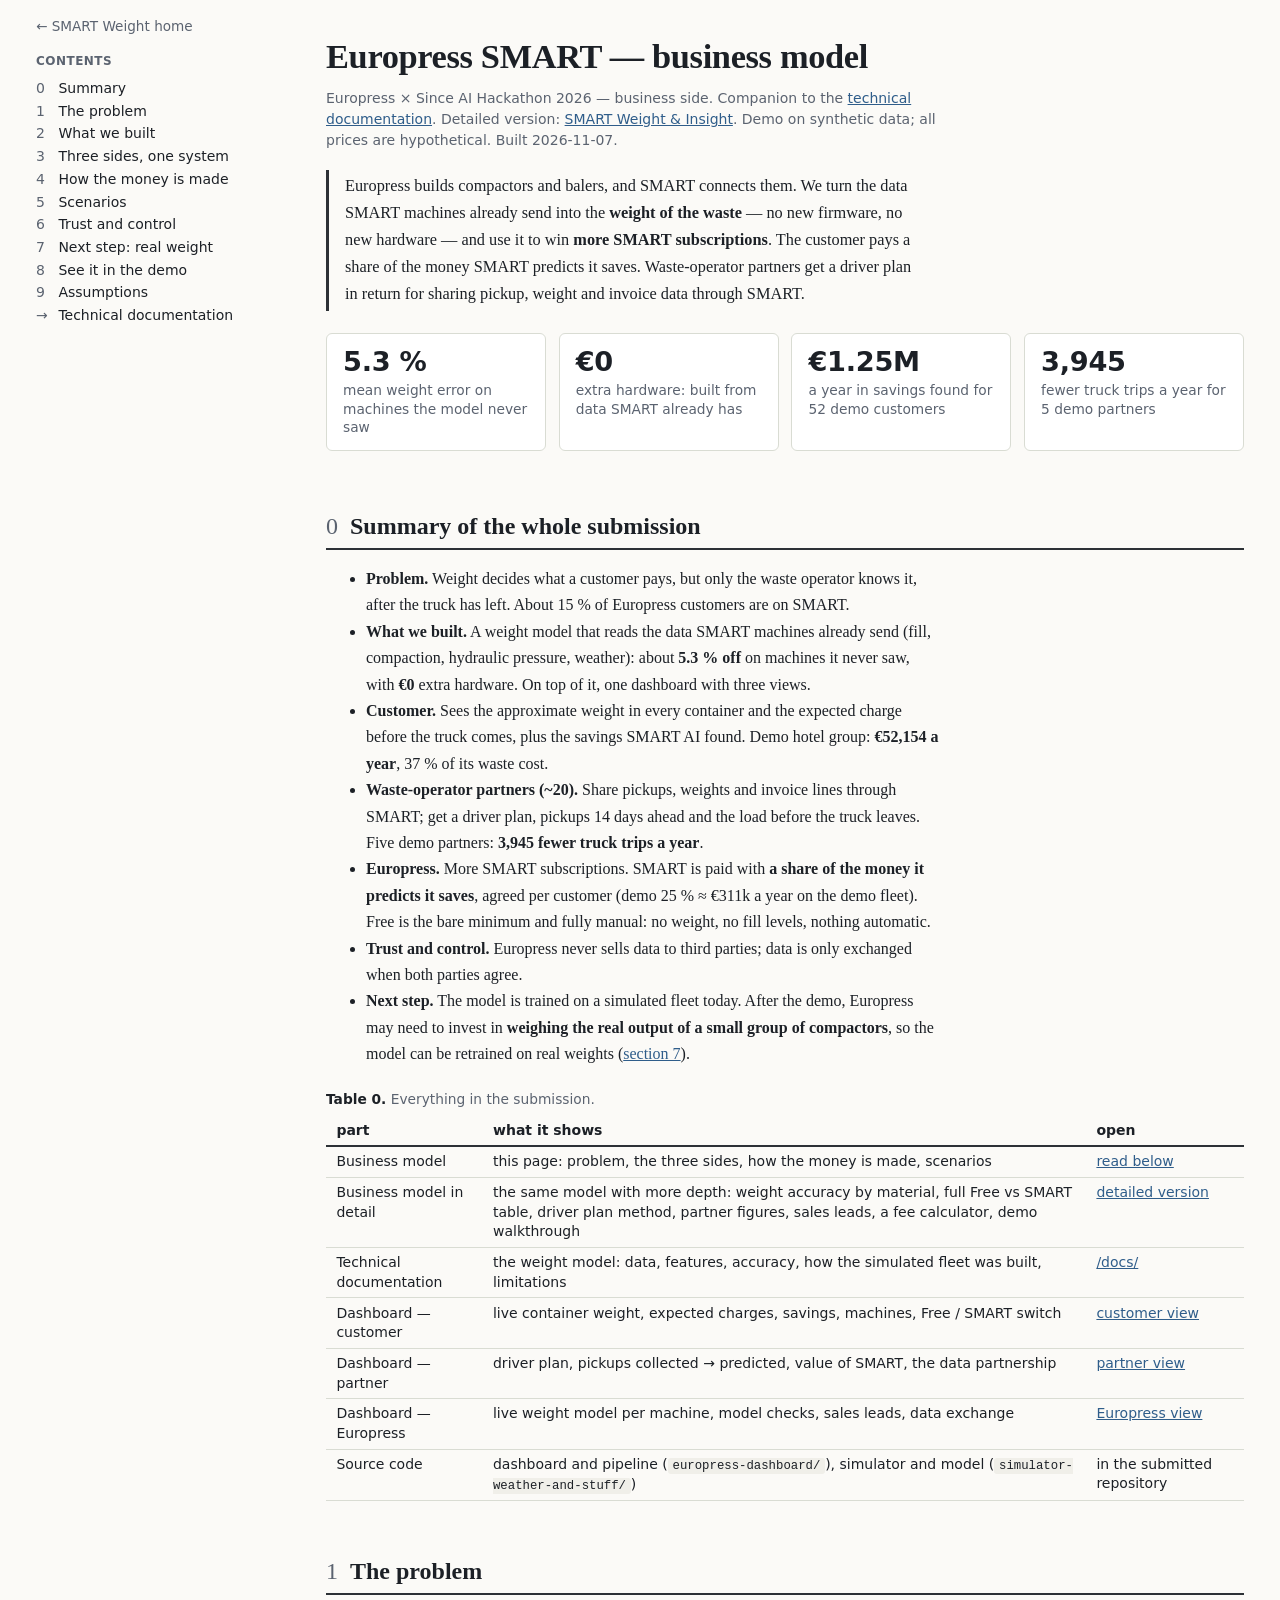
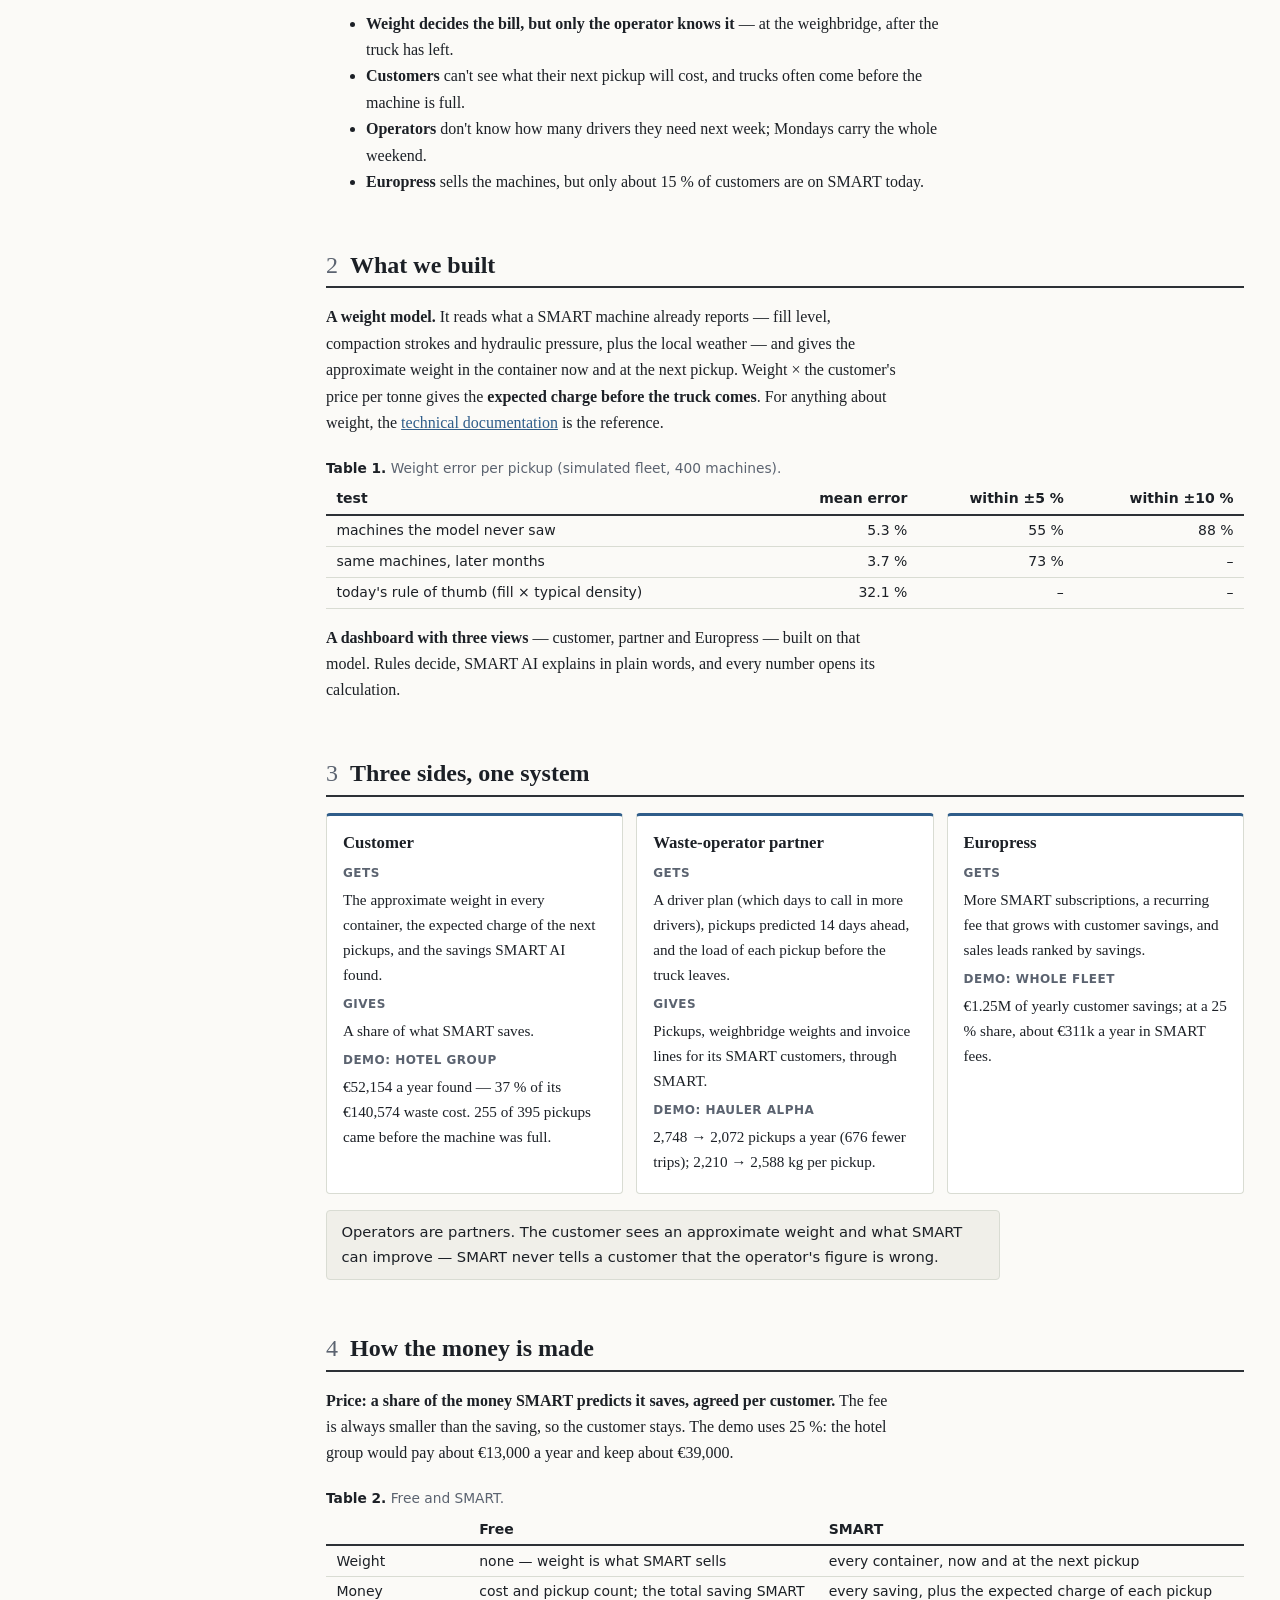
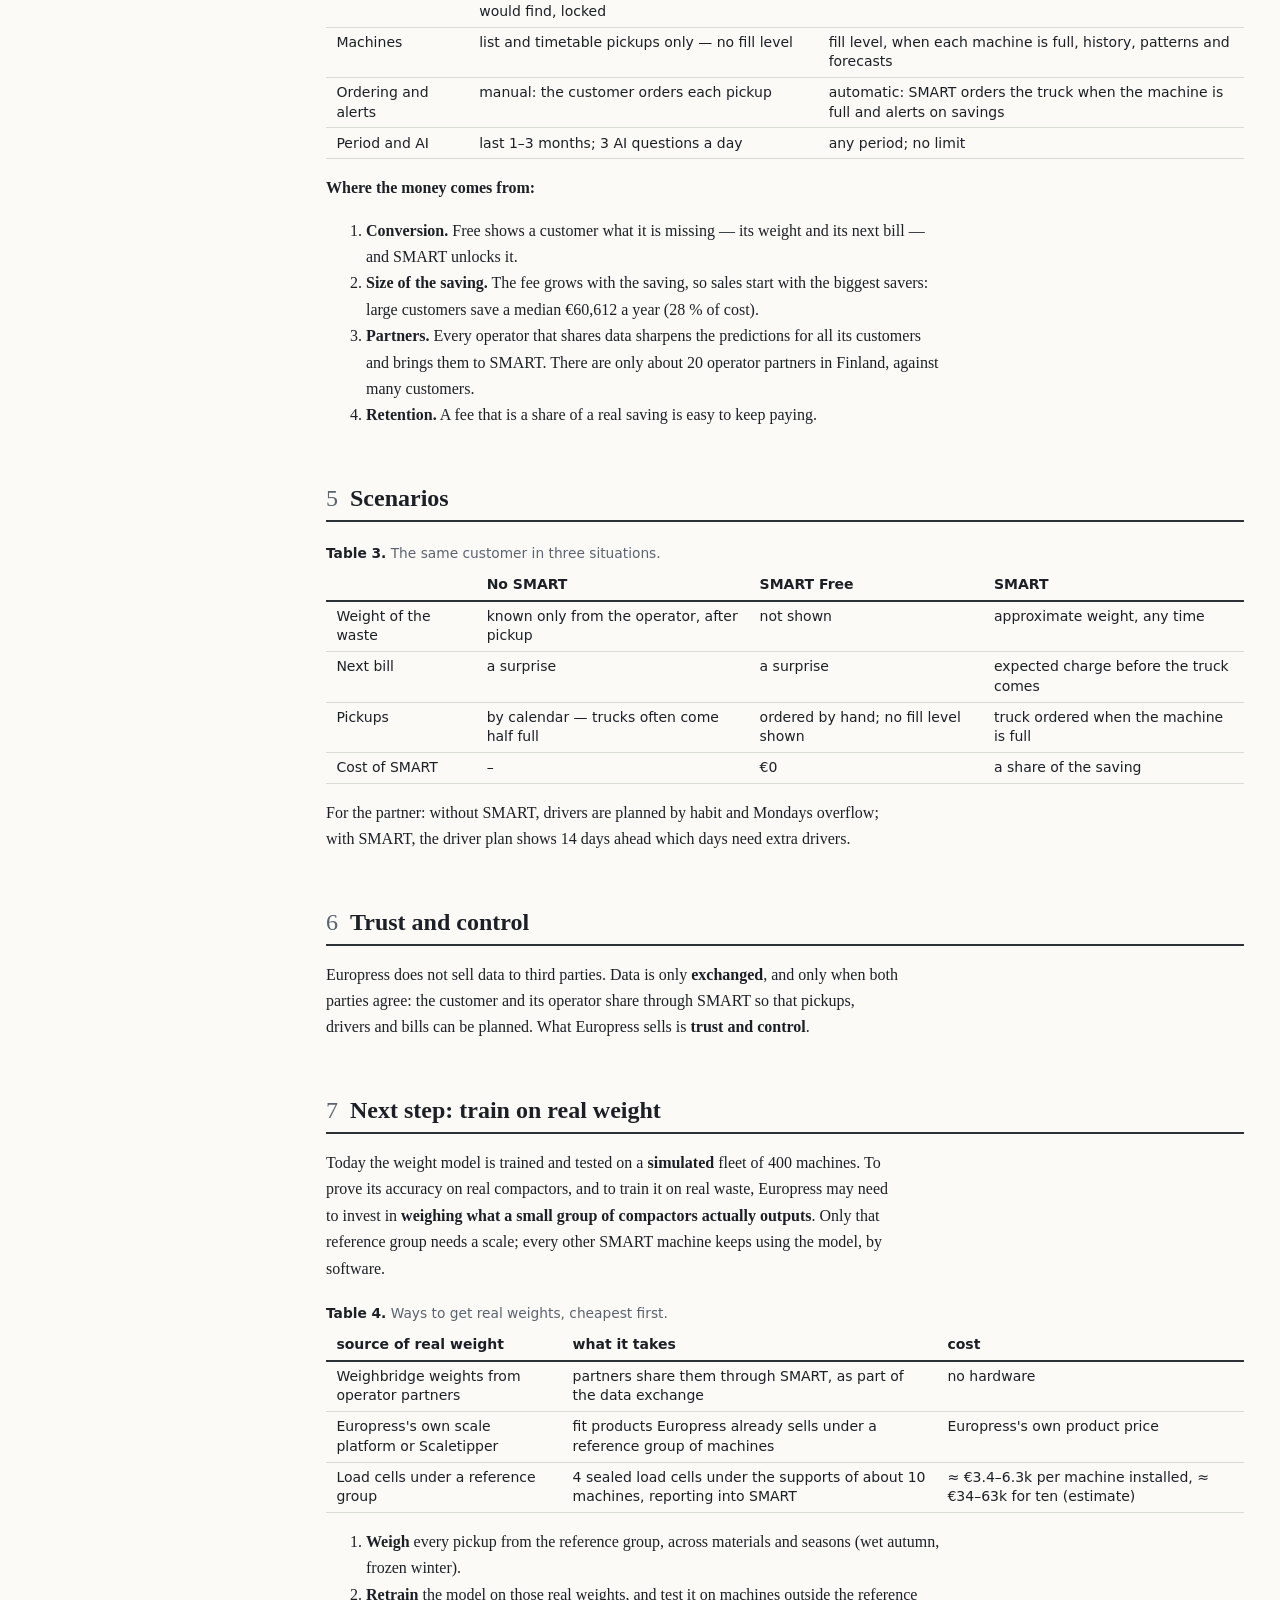
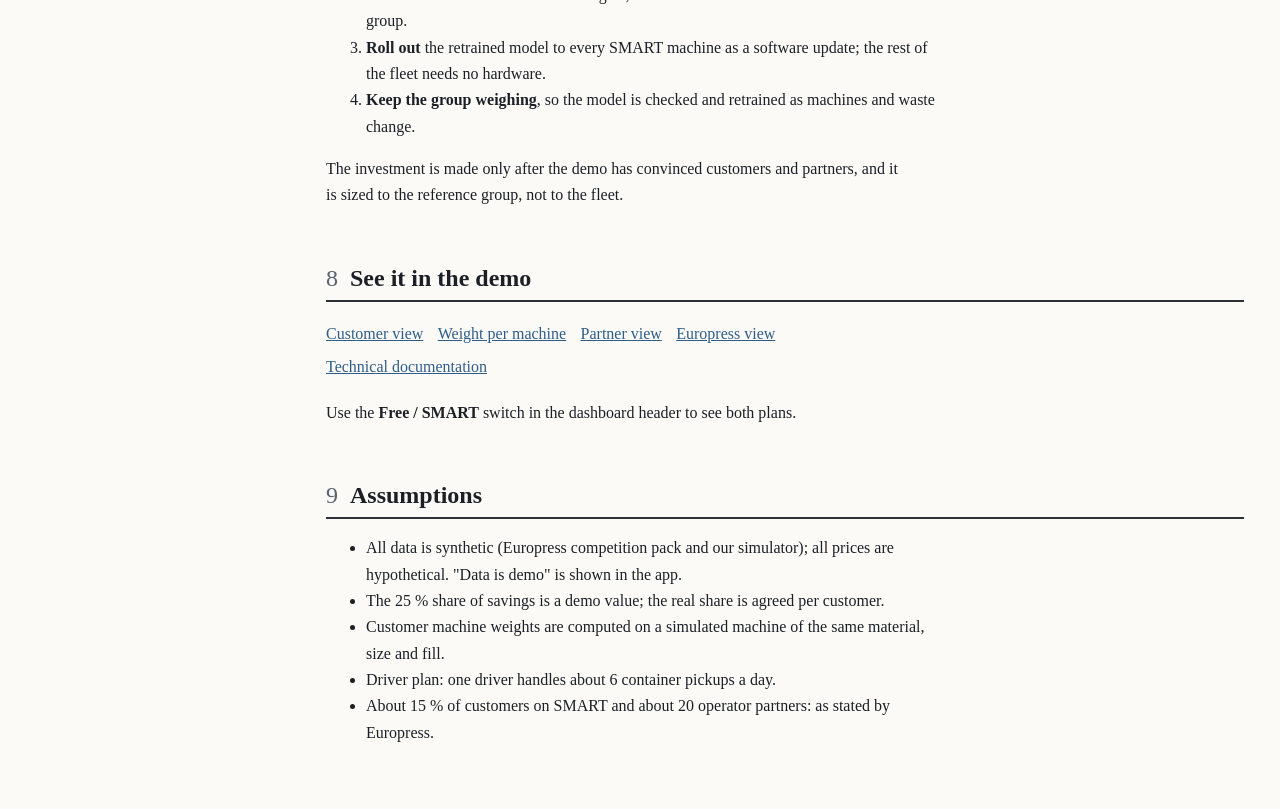
<file: soft_sensor/site/business.html>
<!doctype html><html lang="en"><head><meta charset="utf-8"><link rel="icon" href="/img/smart-favicon.svg"><meta name="viewport" content="width=device-width,initial-scale=1"><title>Europress SMART — business model</title><meta name="color-scheme" content="light dark"><style>
:root{--bg:#fbfaf7;--fg:#1c2026;--muted:#5b6370;--card:#ffffff;--line:#d9dcd3;--rule:#2d3136;--accent:#2f5d8a;
--good:#e3efe3;--good-fg:#1f4d2a;--code:#f0efe9;--tip-bg:#23272e;--tip-fg:#f3f4f6;--mark:#f3efdc}
@media (prefers-color-scheme:dark){:root{--bg:#15181d;--fg:#dde1e6;--muted:#9aa3ad;--card:#1c2026;--line:#333941;
--rule:#c9ced5;--accent:#8fb4dc;--good:#1d3324;--good-fg:#a9dcb5;--code:#242a32;--tip-bg:#f3f4f6;--tip-fg:#1c2026;--mark:#2d2b22}}
*{box-sizing:border-box}html{scroll-padding-top:1.2rem;scroll-behavior:smooth}
body{margin:0;background:var(--bg);color:var(--fg);font:16px/1.65 Georgia,"Iowan Old Style","Palatino Linotype",
"Source Serif Pro",serif;-webkit-text-size-adjust:100%}
.layout{display:grid;grid-template-columns:minmax(0,1fr);max-width:1240px;margin:0 auto;padding:0 16px}
@media (min-width:1000px){.layout{grid-template-columns:250px minmax(0,1fr);gap:2.5rem}
nav.toc{position:sticky;top:0;align-self:start;max-height:100vh;overflow-y:auto;padding:1.6rem 0 2rem}}
nav.toc{font:14px/1.45 system-ui,-apple-system,"Segoe UI",Roboto,sans-serif;padding:1rem 0 .4rem;border-bottom:1px solid var(--line)}
@media (min-width:1000px){nav.toc{border-bottom:0}}
nav.toc p{margin:0 0 .5rem;font-weight:700;letter-spacing:.04em;text-transform:uppercase;font-size:.75rem;color:var(--muted)}
nav.toc ol{list-style:none;margin:0;padding:0}nav.toc ol ol{padding-left:1.4rem;margin:.15rem 0 .35rem}
nav.toc li{margin:.15rem 0}nav.toc a{color:var(--fg);text-decoration:none}nav.toc a:hover{color:var(--accent);text-decoration:underline}
nav.toc .n{color:var(--muted);display:inline-block;min-width:1.6em}nav.toc ol ol .n{min-width:2.4em}
@media (max-width:999px){nav.toc ol ol{display:none}nav.toc ol{display:grid;grid-template-columns:repeat(auto-fit,minmax(220px,1fr));gap:0 1rem}}
main{min-width:0;padding-bottom:3rem}
section{padding-top:2.4rem}section.doc-head{padding-top:1.8rem}
h1{font-size:clamp(1.55rem,3.2vw,2.15rem);line-height:1.25;margin:.4rem 0 .6rem;font-weight:700;letter-spacing:-.01em}
h2{font-size:1.5rem;line-height:1.3;margin:0 0 1rem;padding-bottom:.35rem;border-bottom:2px solid var(--rule)}
h3{font-size:1.15rem;margin:2rem 0 .6rem}h4{font-size:1rem;margin:1.5rem 0 .4rem;font-family:system-ui,sans-serif}
h2 .n,h3 .n,h4 .n{color:var(--muted);font-weight:400;margin-right:.5em}
a{color:var(--accent)}p,li,dd{max-width:72ch}.muted{color:var(--muted)}
.abstract{font-size:1.02rem;border-left:3px solid var(--rule);padding:.2rem 0 .2rem 1rem;margin:1.2rem 0}
.meta{font:14px/1.5 system-ui,sans-serif;color:var(--muted);margin:.4rem 0 1rem}
.notice{border:1px solid var(--line);background:var(--code);padding:.6rem .9rem;border-radius:4px;font-family:system-ui,sans-serif;font-size:.92rem}
.note{color:var(--muted);font-style:italic;border:1px dashed var(--line);padding:.5rem .8rem;border-radius:4px}
.tcap,figcaption{font:.86rem/1.45 system-ui,-apple-system,"Segoe UI",Roboto,sans-serif;color:var(--muted)}
.tcap{margin:1.4rem 0 .35rem;max-width:none}.tcap b,figcaption b{color:var(--fg);font-weight:600}
.tbl{overflow-x:auto;margin:0 0 1rem;max-width:100%}
table{border-collapse:collapse;font:.875rem/1.4 system-ui,-apple-system,"Segoe UI",Roboto,sans-serif;width:100%}
th,td{padding:.32rem .65rem;text-align:right;border-bottom:1px solid var(--line);vertical-align:top;white-space:nowrap}
th{border-bottom:2px solid var(--rule);font-weight:600;text-align:right;background:transparent;white-space:normal;min-width:6ch}
td:first-child,th:first-child,td.l,th.l{text-align:left}td.l,th.l{white-space:normal;min-width:12ch}
td.good{background:var(--good);color:var(--good-fg);font-weight:600}
th.lift,td.lift{background:var(--mark)}tr.key td{font-weight:700}tr.fam td{background:var(--code);font-weight:600;text-align:left}
code{font-family:ui-monospace,SFMono-Regular,Menlo,Consolas,monospace;background:var(--code);padding:.05rem .3rem;border-radius:3px;font-size:.88em}
pre{background:var(--code);padding:.8rem 1rem;border-radius:4px;overflow-x:auto;font-size:.82rem;line-height:1.5;border-left:3px solid var(--line)}
pre code{padding:0;background:none;font-size:inherit}
.figs{display:grid;grid-template-columns:repeat(auto-fit,minmax(min(100%,440px),1fr));gap:1.2rem;margin:1rem 0 1.4rem}
.figs.one{grid-template-columns:minmax(0,1fr);max-width:860px}
figure{margin:0}figure img{max-width:100%;height:auto;display:block;margin:0 auto;background:#fff;border:1px solid var(--line);border-radius:3px}
figcaption{margin-top:.45rem}a.zoom img{cursor:zoom-in}
.flow{display:flex;flex-wrap:wrap;align-items:stretch;gap:.5rem;margin:1rem 0;font-family:system-ui,sans-serif}
.flow .box{flex:1 1 180px;background:var(--card);border:1px solid var(--line);border-top:3px solid var(--rule);padding:.6rem .8rem;font-size:.86rem}
.flow .box b{display:block;font-size:.95rem;margin-bottom:.25rem}.flow .box ul{margin:.2rem 0;padding-left:1.1rem}
.flow .arrow{align-self:center;font-size:1.5rem;color:var(--muted)}
@media (max-width:760px){.flow{flex-direction:column}.flow .arrow{transform:rotate(90deg);text-align:center}}
.bars{display:grid;grid-template-columns:repeat(auto-fit,minmax(min(100%,300px),1fr));gap:1rem;font-family:system-ui,sans-serif}
.bar-card{background:var(--card);border:1px solid var(--line);padding:.6rem .8rem}
.bar-card h5{margin:.1rem 0 .5rem;font-size:.92rem}.bar{display:grid;grid-template-columns:11rem 1fr 3.2rem;gap:.4rem;align-items:center;font-size:.8rem;margin:.15rem 0}
.bar code{font-size:.78rem;overflow:hidden;text-overflow:ellipsis;white-space:nowrap}.bar .track{background:var(--code);height:.7rem}
.bar .fill{background:var(--accent);height:100%}.bar span{text-align:right;color:var(--muted)}
dl.gloss{font-size:.95rem}dl.gloss dt{font-weight:700;margin-top:.7rem}dl.gloss dt code{font-weight:700}
dl.gloss dt .cat{font:.72rem/1 system-ui,sans-serif;color:var(--muted);font-weight:400;margin-left:.5em;text-transform:uppercase;letter-spacing:.04em}
dl.gloss dd{margin:.1rem 0 0 0}
ul.dl{list-style:none;padding:0;margin:0}ul.dl li{border-bottom:1px solid var(--line);padding:.6rem 0;max-width:none}
ul.dl li a{font-weight:600}ul.dl .sz{font:.8rem system-ui,sans-serif;color:var(--muted);margin-left:.5em}ul.dl .d{display:block;font-size:.92rem;max-width:80ch}
.term{border-bottom:1px dotted var(--muted);cursor:help;text-decoration:none;color:inherit}
.term:focus{outline:2px solid var(--accent);outline-offset:1px}
#tip{position:fixed;z-index:60;max-width:min(340px,calc(100vw - 16px));background:var(--tip-bg);color:var(--tip-fg);padding:.5rem .7rem;
border-radius:5px;font:.83rem/1.45 system-ui,-apple-system,"Segoe UI",Roboto,sans-serif;box-shadow:0 4px 16px rgba(0,0,0,.25);pointer-events:none}
#tip[hidden]{display:none}#tip b{display:block;margin-bottom:.15rem}
.lb{position:fixed;inset:0;z-index:100;background:rgba(0,0,0,.88);display:flex;flex-direction:column;align-items:center;justify-content:center;padding:16px;cursor:zoom-out}
.lb[hidden]{display:none}.lb img{max-width:100%;max-height:calc(100vh - 7rem);object-fit:contain;background:#fff;border-radius:4px}
.lb-x{position:fixed;top:12px;right:12px;width:3rem;height:3rem;border-radius:50%;border:0;background:#fff;color:#000;font-size:1.8rem;line-height:1;cursor:pointer}
.lb-cap{color:#eee;font:.9rem system-ui,sans-serif;margin:.6rem 0 0;text-align:center;max-width:90ch}.lb-cap a{color:#9cc8ff}
nav.toc.spy li.has-sub:not(.open)>ol{display:none}
nav.toc a[aria-current]{color:var(--accent);font-weight:700}nav.toc ol ol a[aria-current]{font-weight:600}
nav.toc a[aria-current] .n{color:var(--accent)}
details.gallery{margin:1.2rem 0 .4rem;border:1px solid var(--line);border-radius:6px;background:var(--card);
font-family:system-ui,-apple-system,"Segoe UI",Roboto,sans-serif}
details.gallery>summary{cursor:pointer;padding:.75rem 1rem;font-weight:600;font-size:1rem}
details.gallery>summary:focus-visible{outline:2px solid var(--accent);outline-offset:2px}
details.gallery[open]>summary{border-bottom:1px solid var(--line)}
.gnote{margin:.8rem 1rem .2rem;color:var(--muted);font-size:.88rem;max-width:none}
ol.glist{list-style:none;margin:0;padding:.6rem 1rem 1rem;display:grid;gap:1.1rem 1.4rem;
grid-template-columns:repeat(auto-fill,minmax(min(100%,360px),1fr))}
li.gitem{max-width:none;margin:0;border-top:1px solid var(--line);padding-top:.8rem;min-width:0}
li.gitem img{width:100%;height:auto;display:block;background:#fff;border:1px solid var(--line);border-radius:3px;cursor:zoom-in}
li.gitem img[data-src]{min-height:180px}
.gtext p{margin:.5rem 0 0;font-size:.86rem;line-height:1.5;max-width:none}.gtext p.gtitle{font-weight:600}
.gtext .gtitle a{text-decoration:none}
figcaption .fdesc{display:block;margin-top:.3rem}
.lb-res{font-style:normal;color:#bbb}
footer{border-top:1px solid var(--line);margin-top:3rem;padding-top:1rem;font:.85rem/1.5 system-ui,sans-serif;color:var(--muted)}

.tiles{display:grid;grid-template-columns:repeat(auto-fit,minmax(170px,1fr));gap:.8rem;margin:1.4rem 0}
.tile{border:1px solid var(--line);background:var(--card);border-radius:6px;padding:.8rem 1rem;font-family:system-ui,sans-serif}
.tile b{display:block;font-size:1.7rem;line-height:1.1;letter-spacing:-.01em;color:var(--fg)}
.tile span{display:block;font-size:.86rem;color:var(--muted);margin-top:.25rem;line-height:1.35}
.sides{display:grid;grid-template-columns:repeat(auto-fit,minmax(230px,1fr));gap:.8rem;margin:1rem 0}
.side{border:1px solid var(--line);border-top:3px solid var(--accent);background:var(--card);border-radius:4px;padding:.8rem 1rem}
.side h3{margin:0 0 .4rem;font-size:1.05rem}.side p{margin:.35rem 0;font-size:.95rem}
.side .lbl{font:600 .75rem/1.3 system-ui,sans-serif;letter-spacing:.04em;text-transform:uppercase;color:var(--muted);display:block;margin-top:.6rem}
td.l,th.l{text-align:left;white-space:normal}
.links a{display:inline-block;margin:.2rem .9rem .2rem 0}
</style></head>
<body><div class="layout"><nav class="toc" aria-label="Contents"><a href="/" style="display:inline-block;margin:0 0 1rem;font-size:.85rem;color:var(--muted);text-decoration:none">← SMART Weight home</a><p>Contents</p><ol><li><a href="#summary"><span class="n">0</span>Summary</a></li><li><a href="#problem"><span class="n">1</span>The problem</a></li><li><a href="#built"><span class="n">2</span>What we built</a></li><li><a href="#sides"><span class="n">3</span>Three sides, one system</a></li><li><a href="#money"><span class="n">4</span>How the money is made</a></li><li><a href="#scenarios"><span class="n">5</span>Scenarios</a></li><li><a href="#trust"><span class="n">6</span>Trust and control</a></li><li><a href="#future"><span class="n">7</span>Next step: real weight</a></li><li><a href="#demo"><span class="n">8</span>See it in the demo</a></li><li><a href="#assume"><span class="n">9</span>Assumptions</a></li><li><a href="index.html"><span class="n">→</span>Technical documentation</a></li></ol></nav><main><section class="doc-head"><h1>Europress SMART — business model</h1>
<p class="meta">Europress × Since AI Hackathon 2026 — business side. Companion to the <a href="index.html">technical documentation</a>. Detailed version: <a href="https://claude.ai/artifact/MeVR2iDqkQvdfK25AYEpMp">SMART Weight &amp; Insight</a>. Demo on synthetic data; all prices are hypothetical. Built 2026-11-07.</p>
<p class="abstract">Europress builds compactors and balers, and SMART connects them. We turn the data SMART machines already send into the <b>weight of the waste</b> — no new firmware, no new hardware — and use it to win <b>more SMART subscriptions</b>. The customer pays a share of the money SMART predicts it saves. Waste-operator partners get a driver plan in return for sharing pickup, weight and invoice data through SMART.</p>
<div class="tiles">
<div class="tile"><b>5.3 %</b><span>mean weight error on machines the model never saw</span></div>
<div class="tile"><b>€0</b><span>extra hardware: built from data SMART already has</span></div>
<div class="tile"><b>€1.25M</b><span>a year in savings found for 52 demo customers</span></div>
<div class="tile"><b>3,945</b><span>fewer truck trips a year for 5 demo partners</span></div>
</div></section>

<section id="summary"><h2><span class="n">0</span>Summary of the whole submission</h2>
<ul>
<li><b>Problem.</b> Weight decides what a customer pays, but only the waste operator knows it, after the truck has left. About 15 % of Europress customers are on SMART.</li>
<li><b>What we built.</b> A weight model that reads the data SMART machines already send (fill, compaction, hydraulic pressure, weather): about <b>5.3 % off</b> on machines it never saw, with <b>€0</b> extra hardware. On top of it, one dashboard with three views.</li>
<li><b>Customer.</b> Sees the approximate weight in every container and the expected charge before the truck comes, plus the savings SMART AI found. Demo hotel group: <b>€52,154 a year</b>, 37 % of its waste cost.</li>
<li><b>Waste-operator partners (~20).</b> Share pickups, weights and invoice lines through SMART; get a driver plan, pickups 14 days ahead and the load before the truck leaves. Five demo partners: <b>3,945 fewer truck trips a year</b>.</li>
<li><b>Europress.</b> More SMART subscriptions. SMART is paid with <b>a share of the money it predicts it saves</b>, agreed per customer (demo 25 % ≈ €311k a year on the demo fleet). Free is the bare minimum and fully manual: no weight, no fill levels, nothing automatic.</li>
<li><b>Trust and control.</b> Europress never sells data to third parties; data is only exchanged when both parties agree.</li>
<li><b>Next step.</b> The model is trained on a simulated fleet today. After the demo, Europress may need to invest in <b>weighing the real output of a small group of compactors</b>, so the model can be retrained on real weights (<a href="#future">section 7</a>).</li>
</ul>
<p class="tcap"><b>Table 0.</b> Everything in the submission.</p>
<div class="tbl"><table><thead><tr><th class="l">part</th><th class="l">what it shows</th><th class="l">open</th></tr></thead><tbody>
<tr><td class="l">Business model</td><td class="l">this page: problem, the three sides, how the money is made, scenarios</td><td class="l"><a href="#problem">read below</a></td></tr>
<tr><td class="l">Business model in detail</td><td class="l">the same model with more depth: weight accuracy by material, full Free vs SMART table, driver plan method, partner figures, sales leads, a fee calculator, demo walkthrough</td><td class="l"><a href="https://claude.ai/artifact/MeVR2iDqkQvdfK25AYEpMp">detailed version</a></td></tr>
<tr><td class="l">Technical documentation</td><td class="l">the weight model: data, features, accuracy, how the simulated fleet was built, limitations</td><td class="l"><a href="index.html">/docs/</a></td></tr>
<tr><td class="l">Dashboard — customer</td><td class="l">live container weight, expected charges, savings, machines, Free / SMART switch</td><td class="l"><a href="/dashboard/#overview">customer view</a></td></tr>
<tr><td class="l">Dashboard — partner</td><td class="l">driver plan, pickups collected → predicted, value of SMART, the data partnership</td><td class="l"><a href="/dashboard/#operators">partner view</a></td></tr>
<tr><td class="l">Dashboard — Europress</td><td class="l">live weight model per machine, model checks, sales leads, data exchange</td><td class="l"><a href="/dashboard/#ep-sensor">Europress view</a></td></tr>
<tr><td class="l">Source code</td><td class="l">dashboard and pipeline (<code>europress-dashboard/</code>), simulator and model (<code>simulator-weather-and-stuff/</code>)</td><td class="l">in the submitted repository</td></tr>
</tbody></table></div></section>

<section id="problem"><h2><span class="n">1</span>The problem</h2>
<ul>
<li><b>Weight decides the bill, but only the operator knows it</b> — at the weighbridge, after the truck has left.</li>
<li><b>Customers</b> can't see what their next pickup will cost, and trucks often come before the machine is full.</li>
<li><b>Operators</b> don't know how many drivers they need next week; Mondays carry the whole weekend.</li>
<li><b>Europress</b> sells the machines, but only about 15 % of customers are on SMART today.</li>
</ul></section>

<section id="built"><h2><span class="n">2</span>What we built</h2>
<p><b>A weight model.</b> It reads what a SMART machine already reports — fill level, compaction strokes and hydraulic pressure, plus the local weather — and gives the approximate weight in the container now and at the next pickup. Weight × the customer's price per tonne gives the <b>expected charge before the truck comes</b>. For anything about weight, the <a href="index.html">technical documentation</a> is the reference.</p>
<p class="tcap"><b>Table 1.</b> Weight error per pickup (simulated fleet, 400 machines).</p>
<div class="tbl"><table><thead><tr><th class="l">test</th><th>mean error</th><th>within ±5 %</th><th>within ±10 %</th></tr></thead><tbody>
<tr><td class="l">machines the model never saw</td><td>5.3 %</td><td>55 %</td><td>88 %</td></tr>
<tr><td class="l">same machines, later months</td><td>3.7 %</td><td>73 %</td><td>–</td></tr>
<tr><td class="l">today's rule of thumb (fill × typical density)</td><td>32.1 %</td><td>–</td><td>–</td></tr>
</tbody></table></div>
<p><b>A dashboard with three views</b> — customer, partner and Europress — built on that model. Rules decide, SMART AI explains in plain words, and every number opens its calculation.</p></section>

<section id="sides"><h2><span class="n">3</span>Three sides, one system</h2>
<div class="sides">
<div class="side"><h3>Customer</h3><span class="lbl">Gets</span><p>The approximate weight in every container, the expected charge of the next pickups, and the savings SMART AI found.</p><span class="lbl">Gives</span><p>A share of what SMART saves.</p><span class="lbl">Demo: hotel group</span><p>€52,154 a year found — 37 % of its €140,574 waste cost. 255 of 395 pickups came before the machine was full.</p></div>
<div class="side"><h3>Waste-operator partner</h3><span class="lbl">Gets</span><p>A driver plan (which days to call in more drivers), pickups predicted 14 days ahead, and the load of each pickup before the truck leaves.</p><span class="lbl">Gives</span><p>Pickups, weighbridge weights and invoice lines for its SMART customers, through SMART.</p><span class="lbl">Demo: Hauler Alpha</span><p>2,748 → 2,072 pickups a year (676 fewer trips); 2,210 → 2,588 kg per pickup.</p></div>
<div class="side"><h3>Europress</h3><span class="lbl">Gets</span><p>More SMART subscriptions, a recurring fee that grows with customer savings, and sales leads ranked by savings.</p><span class="lbl">Demo: whole fleet</span><p>€1.25M of yearly customer savings; at a 25 % share, about €311k a year in SMART fees.</p></div>
</div>
<p class="notice">Operators are partners. The customer sees an approximate weight and what SMART can improve — SMART never tells a customer that the operator's figure is wrong.</p></section>

<section id="money"><h2><span class="n">4</span>How the money is made</h2>
<p><b>Price: a share of the money SMART predicts it saves, agreed per customer.</b> The fee is always smaller than the saving, so the customer stays. The demo uses 25 %: the hotel group would pay about €13,000 a year and keep about €39,000.</p>
<p class="tcap"><b>Table 2.</b> Free and SMART.</p>
<div class="tbl"><table><thead><tr><th class="l"></th><th class="l">Free</th><th class="l">SMART</th></tr></thead><tbody>
<tr><td class="l">Weight</td><td class="l">none — weight is what SMART sells</td><td class="l">every container, now and at the next pickup</td></tr>
<tr><td class="l">Money</td><td class="l">cost and pickup count; the total saving SMART would find, locked</td><td class="l">every saving, plus the expected charge of each pickup</td></tr>
<tr><td class="l">Machines</td><td class="l">list and timetable pickups only — no fill level</td><td class="l">fill level, when each machine is full, history, patterns and forecasts</td></tr>
<tr><td class="l">Ordering and alerts</td><td class="l">manual: the customer orders each pickup</td><td class="l">automatic: SMART orders the truck when the machine is full and alerts on savings</td></tr>
<tr><td class="l">Period and AI</td><td class="l">last 1–3 months; 3 AI questions a day</td><td class="l">any period; no limit</td></tr>
</tbody></table></div>
<p><b>Where the money comes from:</b></p>
<ol>
<li><b>Conversion.</b> Free shows a customer what it is missing — its weight and its next bill — and SMART unlocks it.</li>
<li><b>Size of the saving.</b> The fee grows with the saving, so sales start with the biggest savers: large customers save a median €60,612 a year (28 % of cost).</li>
<li><b>Partners.</b> Every operator that shares data sharpens the predictions for all its customers and brings them to SMART. There are only about 20 operator partners in Finland, against many customers.</li>
<li><b>Retention.</b> A fee that is a share of a real saving is easy to keep paying.</li>
</ol></section>

<section id="scenarios"><h2><span class="n">5</span>Scenarios</h2>
<p class="tcap"><b>Table 3.</b> The same customer in three situations.</p>
<div class="tbl"><table><thead><tr><th class="l"></th><th class="l">No SMART</th><th class="l">SMART Free</th><th class="l">SMART</th></tr></thead><tbody>
<tr><td class="l">Weight of the waste</td><td class="l">known only from the operator, after pickup</td><td class="l">not shown</td><td class="l">approximate weight, any time</td></tr>
<tr><td class="l">Next bill</td><td class="l">a surprise</td><td class="l">a surprise</td><td class="l">expected charge before the truck comes</td></tr>
<tr><td class="l">Pickups</td><td class="l">by calendar — trucks often come half full</td><td class="l">ordered by hand; no fill level shown</td><td class="l">truck ordered when the machine is full</td></tr>
<tr><td class="l">Cost of SMART</td><td class="l">–</td><td class="l">€0</td><td class="l">a share of the saving</td></tr>
</tbody></table></div>
<p>For the partner: without SMART, drivers are planned by habit and Mondays overflow; with SMART, the driver plan shows 14 days ahead which days need extra drivers.</p></section>

<section id="trust"><h2><span class="n">6</span>Trust and control</h2>
<p>Europress does not sell data to third parties. Data is only <b>exchanged</b>, and only when both parties agree: the customer and its operator share through SMART so that pickups, drivers and bills can be planned. What Europress sells is <b>trust and control</b>.</p></section>

<section id="future"><h2><span class="n">7</span>Next step: train on real weight</h2>
<p>Today the weight model is trained and tested on a <b>simulated</b> fleet of 400 machines. To prove its accuracy on real compactors, and to train it on real waste, Europress may need to invest in <b>weighing what a small group of compactors actually outputs</b>. Only that reference group needs a scale; every other SMART machine keeps using the model, by software.</p>
<p class="tcap"><b>Table 4.</b> Ways to get real weights, cheapest first.</p>
<div class="tbl"><table><thead><tr><th class="l">source of real weight</th><th class="l">what it takes</th><th class="l">cost</th></tr></thead><tbody>
<tr><td class="l">Weighbridge weights from operator partners</td><td class="l">partners share them through SMART, as part of the data exchange</td><td class="l">no hardware</td></tr>
<tr><td class="l">Europress's own scale platform or Scaletipper</td><td class="l">fit products Europress already sells under a reference group of machines</td><td class="l">Europress's own product price</td></tr>
<tr><td class="l">Load cells under a reference group</td><td class="l">4 sealed load cells under the supports of about 10 machines, reporting into SMART</td><td class="l">≈ €3.4–6.3k per machine installed, ≈ €34–63k for ten (estimate)</td></tr>
</tbody></table></div>
<ol>
<li><b>Weigh</b> every pickup from the reference group, across materials and seasons (wet autumn, frozen winter).</li>
<li><b>Retrain</b> the model on those real weights, and test it on machines outside the reference group.</li>
<li><b>Roll out</b> the retrained model to every SMART machine as a software update; the rest of the fleet needs no hardware.</li>
<li><b>Keep the group weighing</b>, so the model is checked and retrained as machines and waste change.</li>
</ol>
<p>The investment is made only after the demo has convinced customers and partners, and it is sized to the reference group, not to the fleet.</p></section>

<section id="demo"><h2><span class="n">8</span>See it in the demo</h2>
<p class="links"><a href="/dashboard/#overview">Customer view</a><a href="/dashboard/#weight">Weight per machine</a><a href="/dashboard/#operators">Partner view</a><a href="/dashboard/#ep-sensor">Europress view</a><a href="index.html">Technical documentation</a></p>
<p>Use the <b>Free / SMART</b> switch in the dashboard header to see both plans.</p></section>

<section id="assume"><h2><span class="n">9</span>Assumptions</h2>
<ul>
<li>All data is synthetic (Europress competition pack and our simulator); all prices are hypothetical. "Data is demo" is shown in the app.</li>
<li>The 25 % share of savings is a demo value; the real share is agreed per customer.</li>
<li>Customer machine weights are computed on a simulated machine of the same material, size and fill.</li>
<li>Driver plan: one driver handles about 6 container pickups a day.</li>
<li>About 15 % of customers on SMART and about 20 operator partners: as stated by Europress.</li>
</ul></section>
</main></div></body></html>
</file>
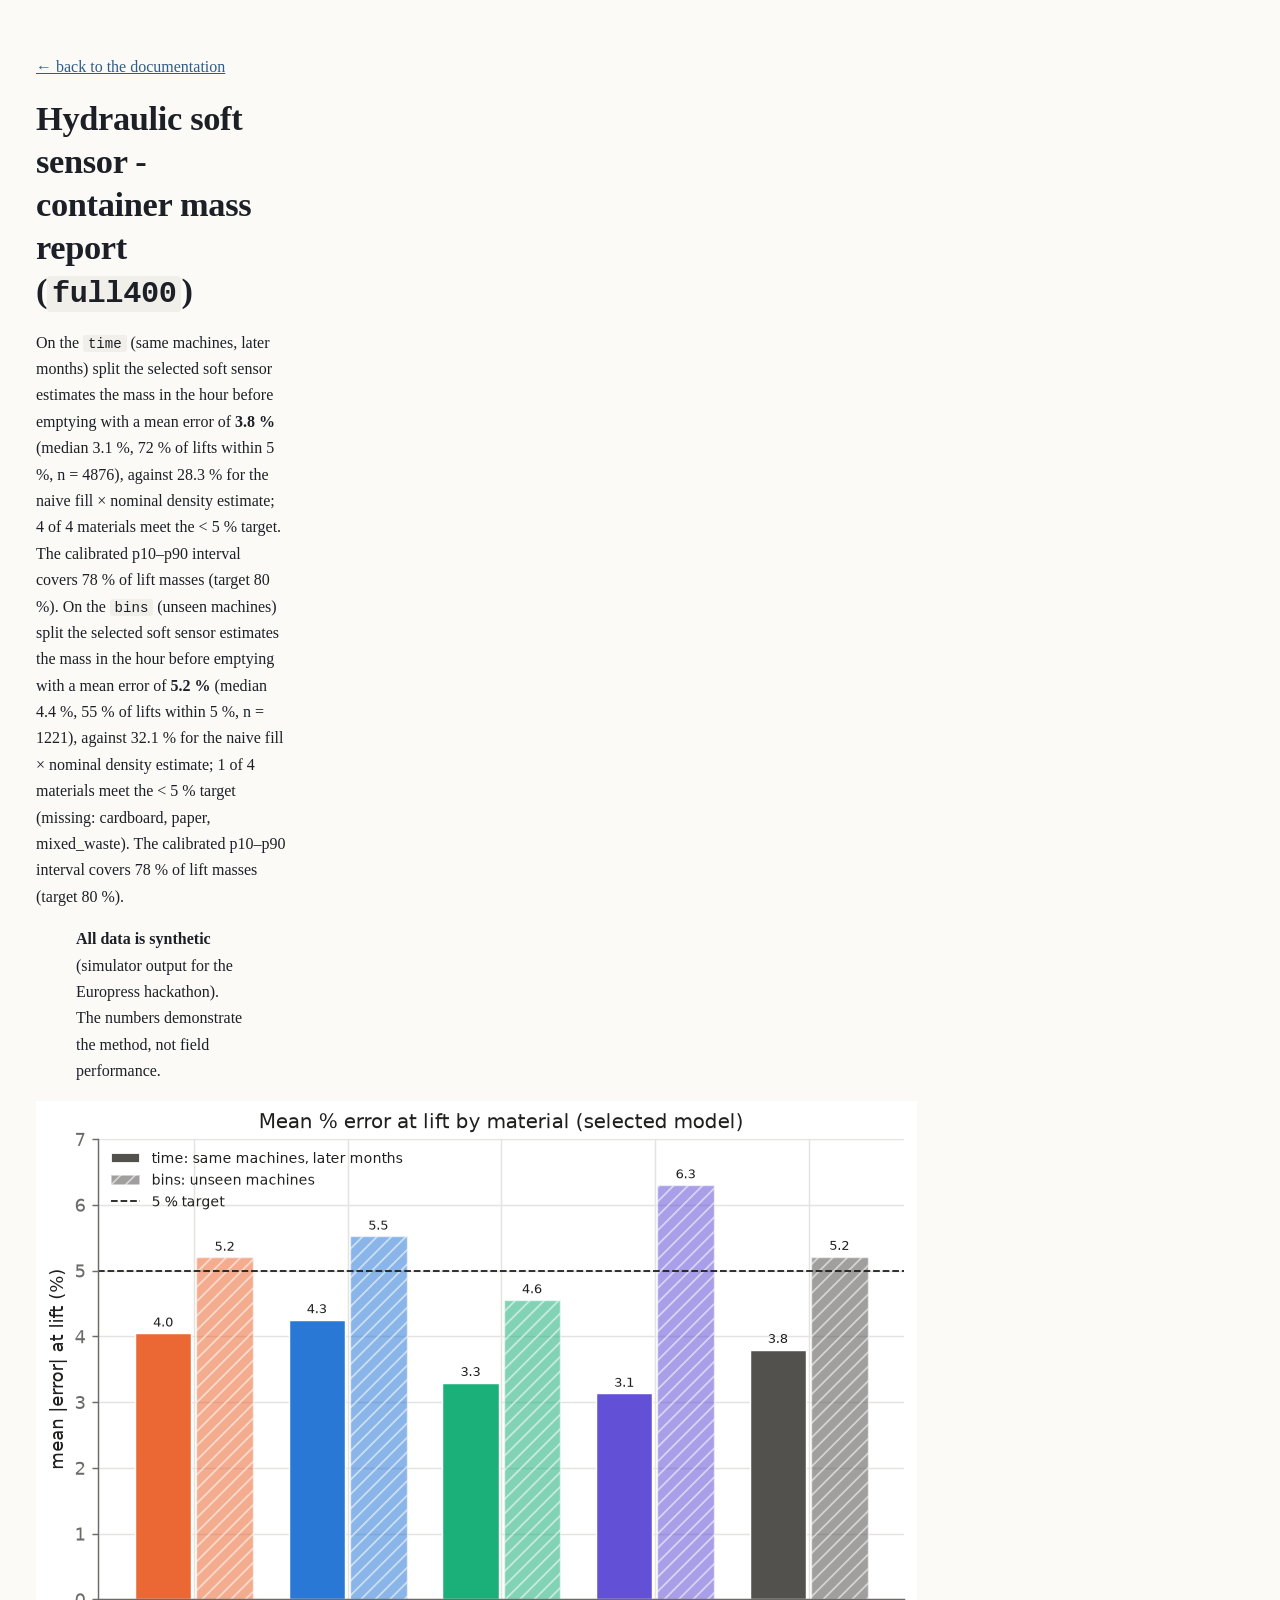
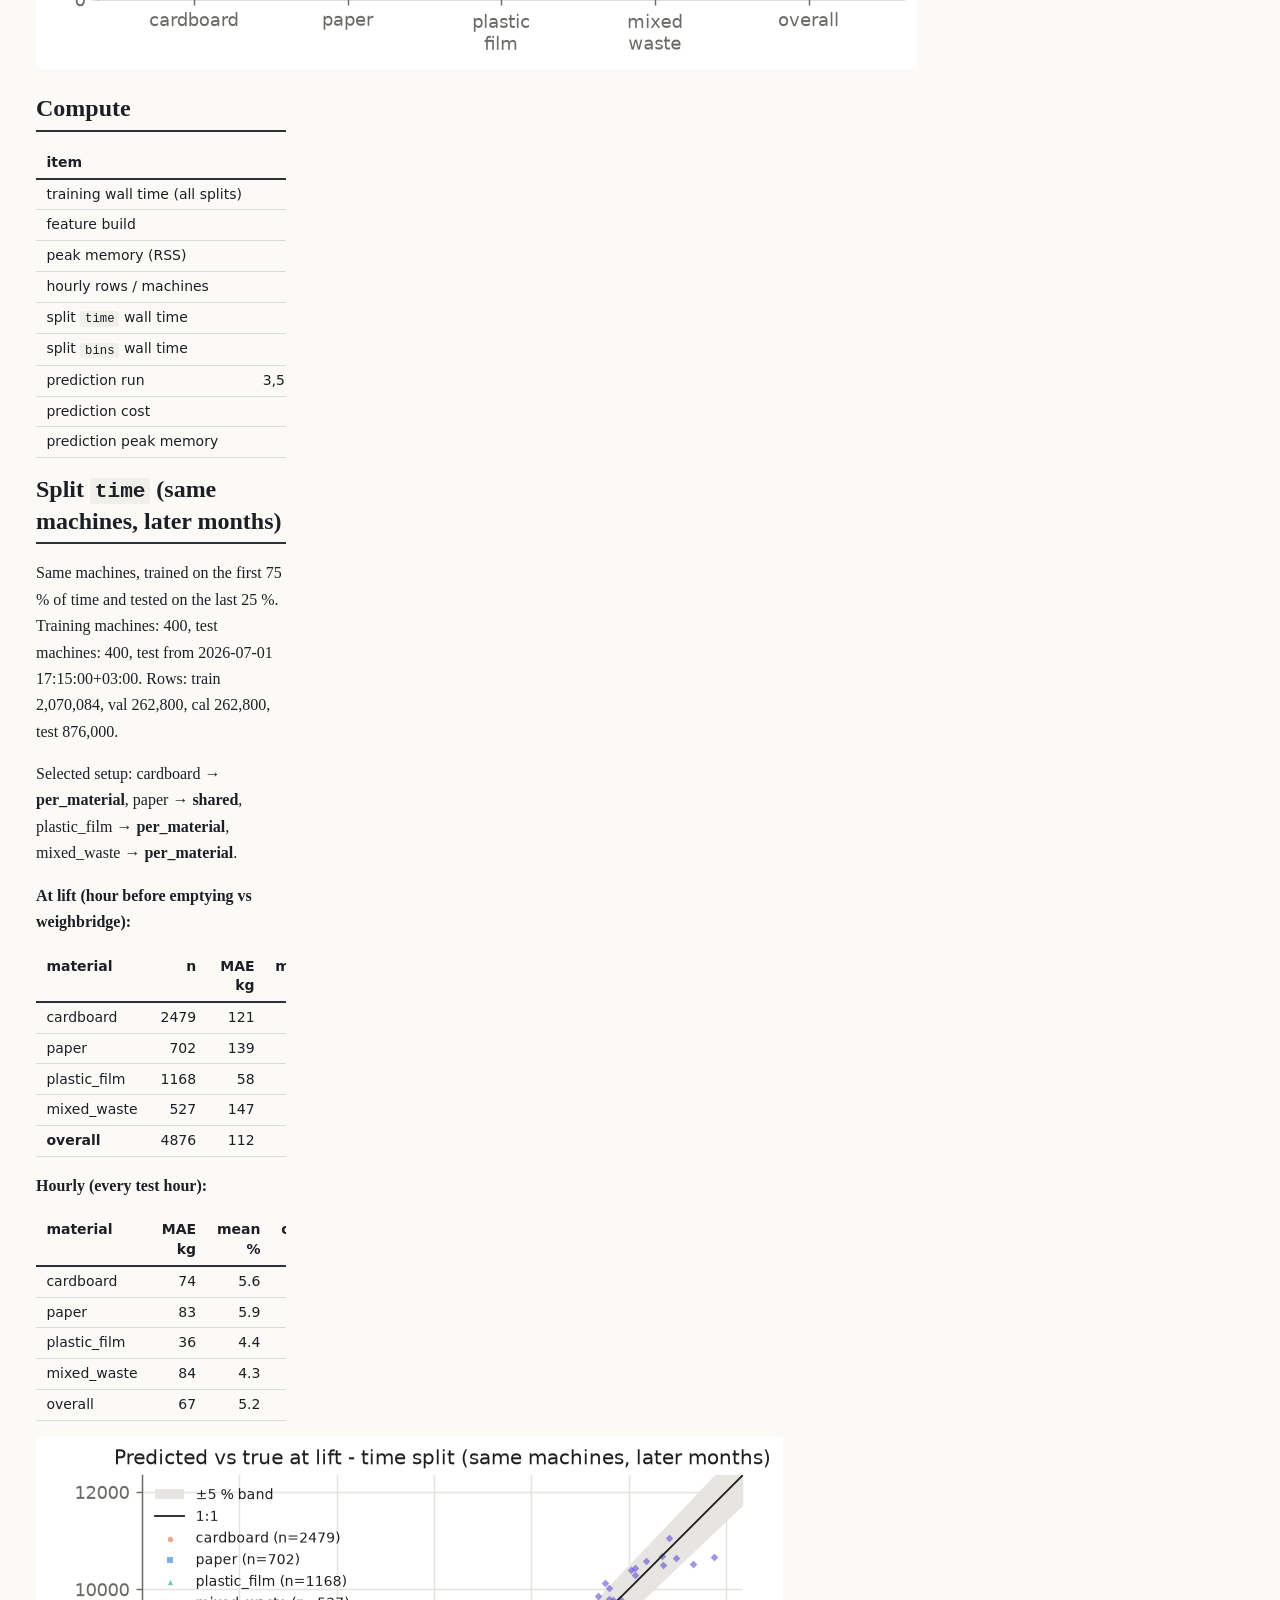
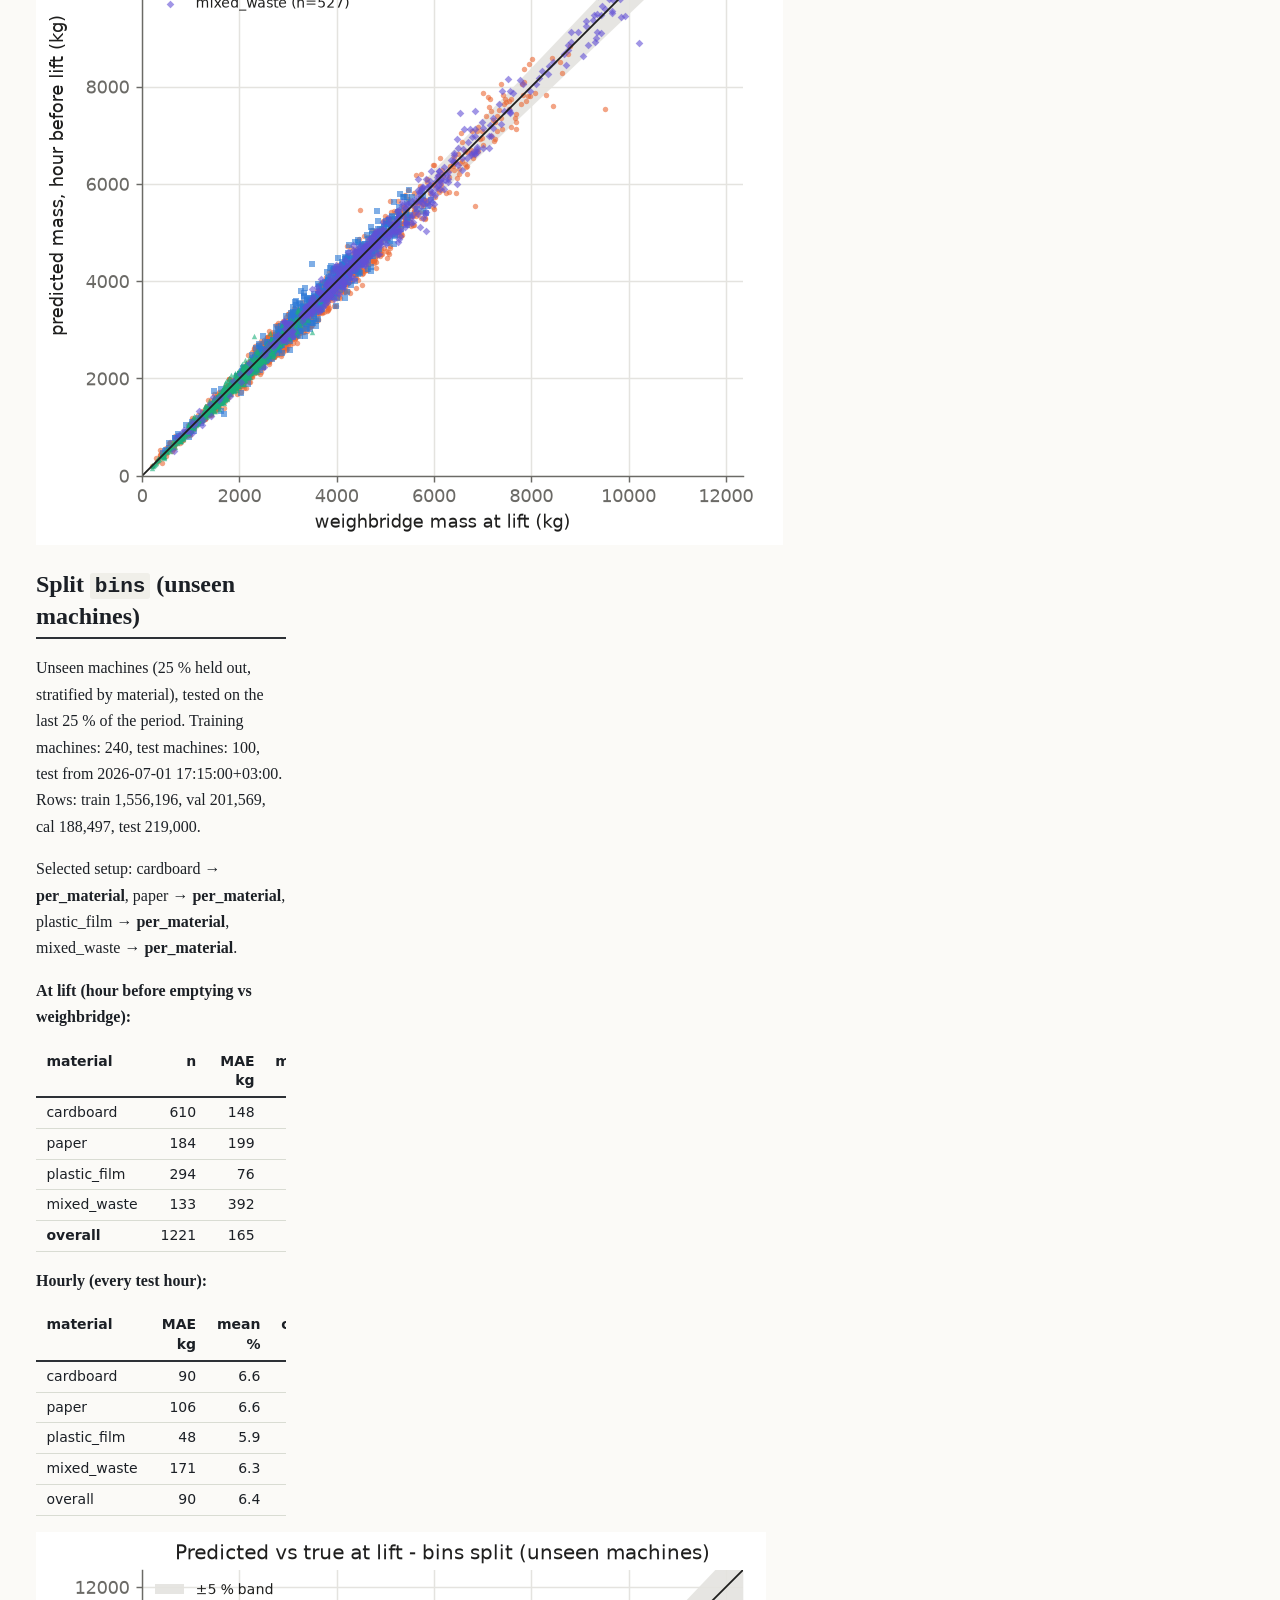
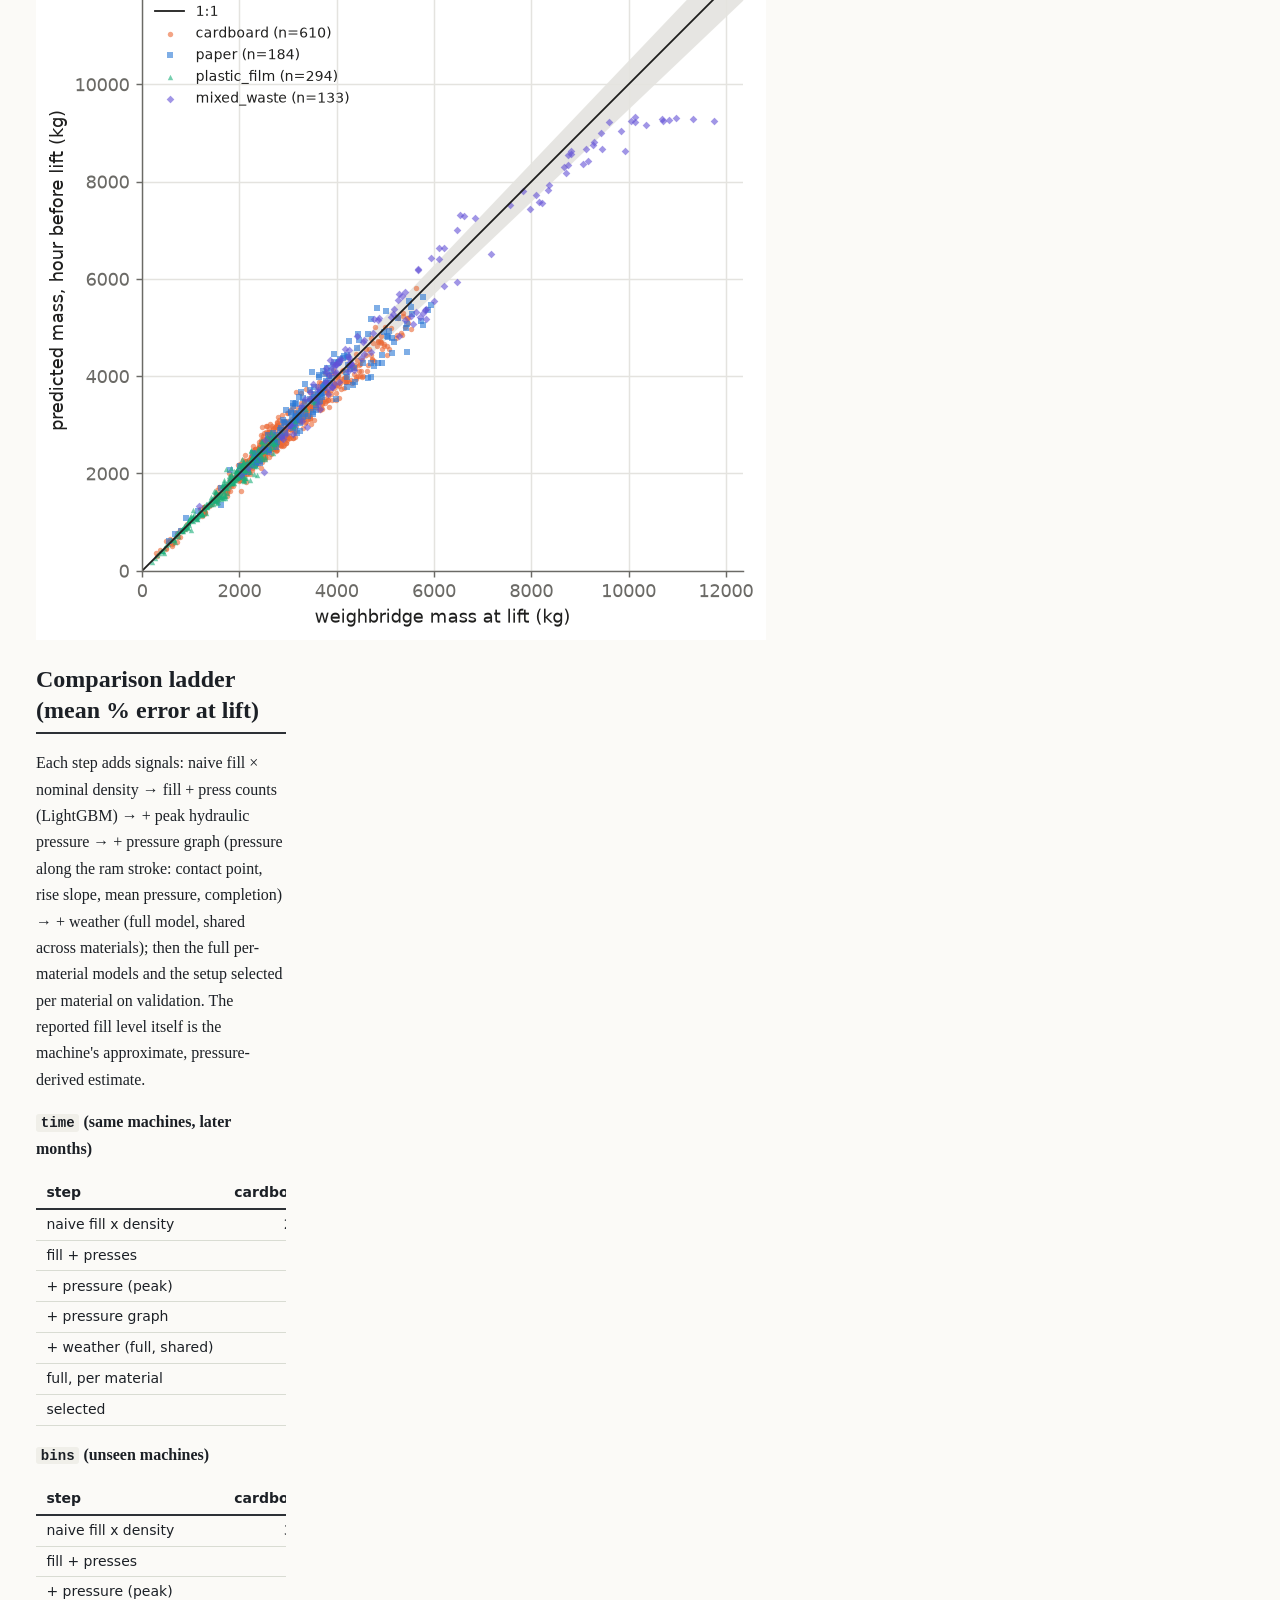
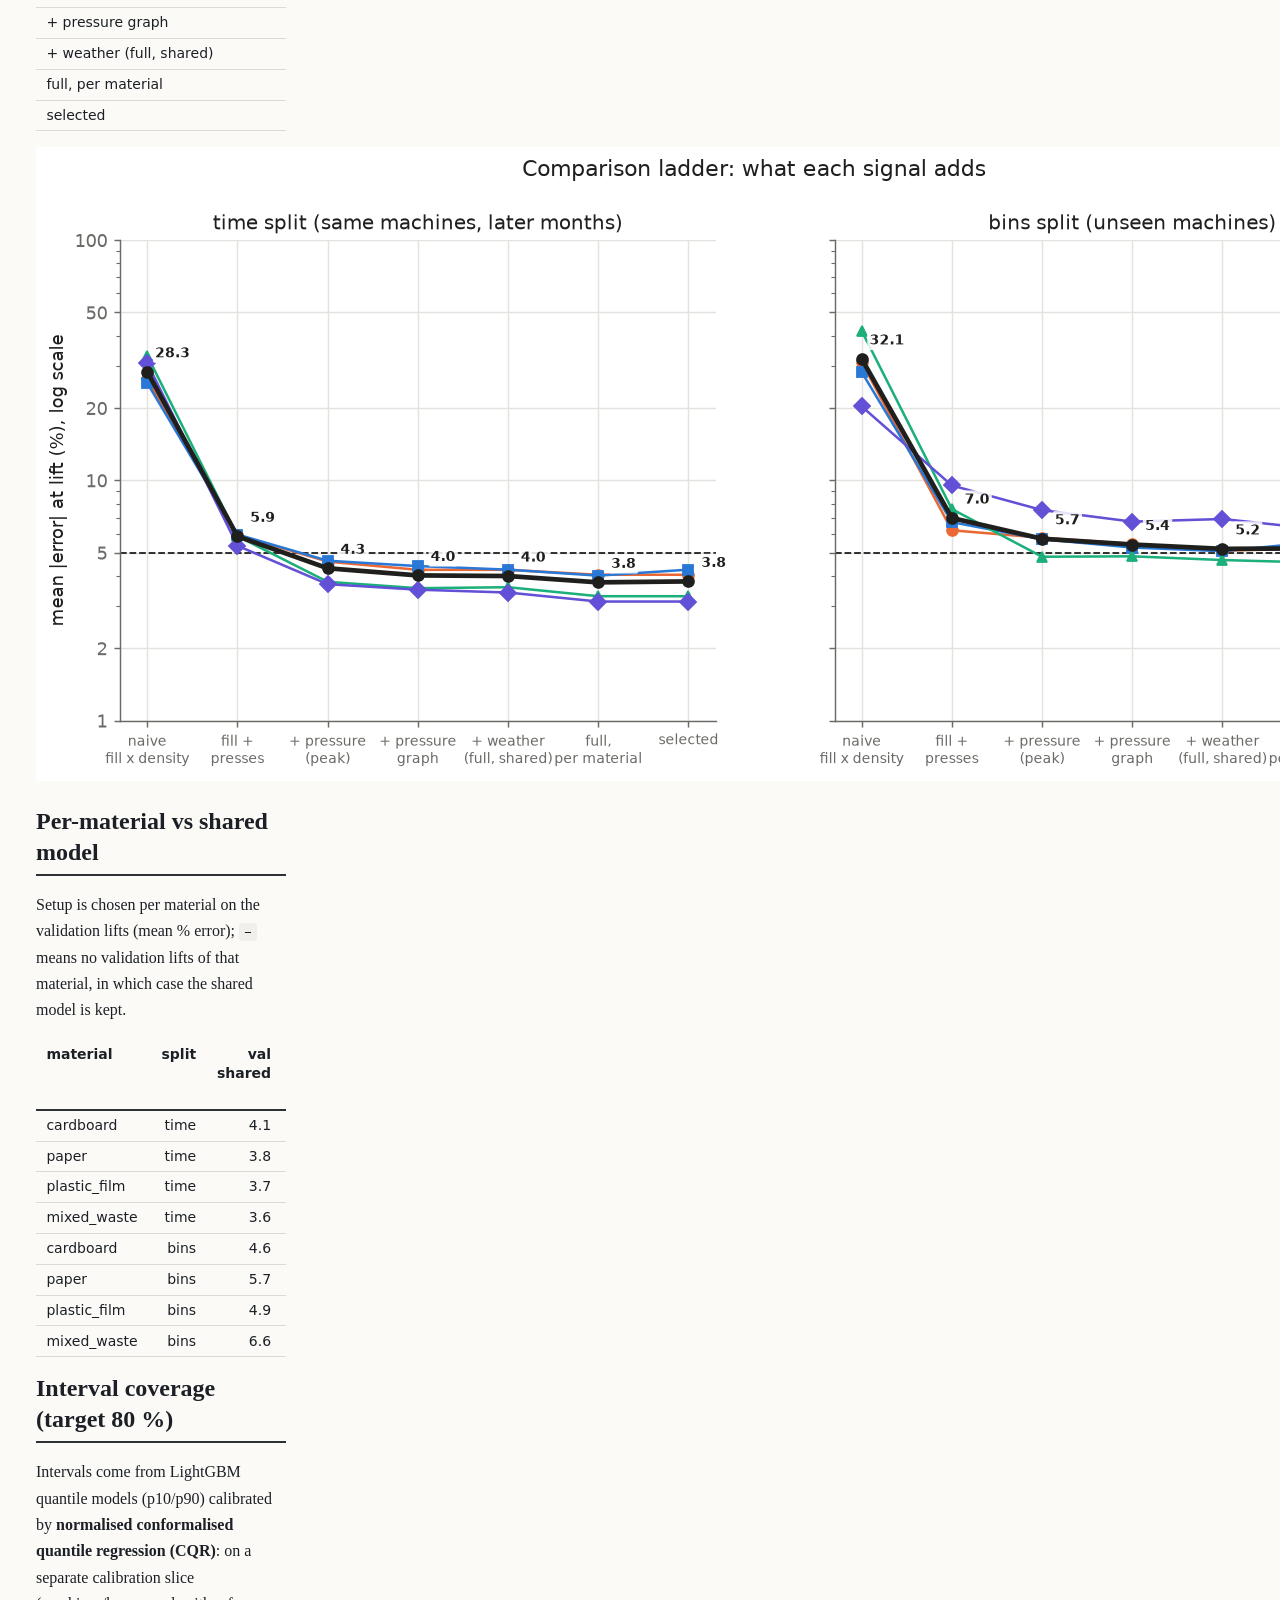
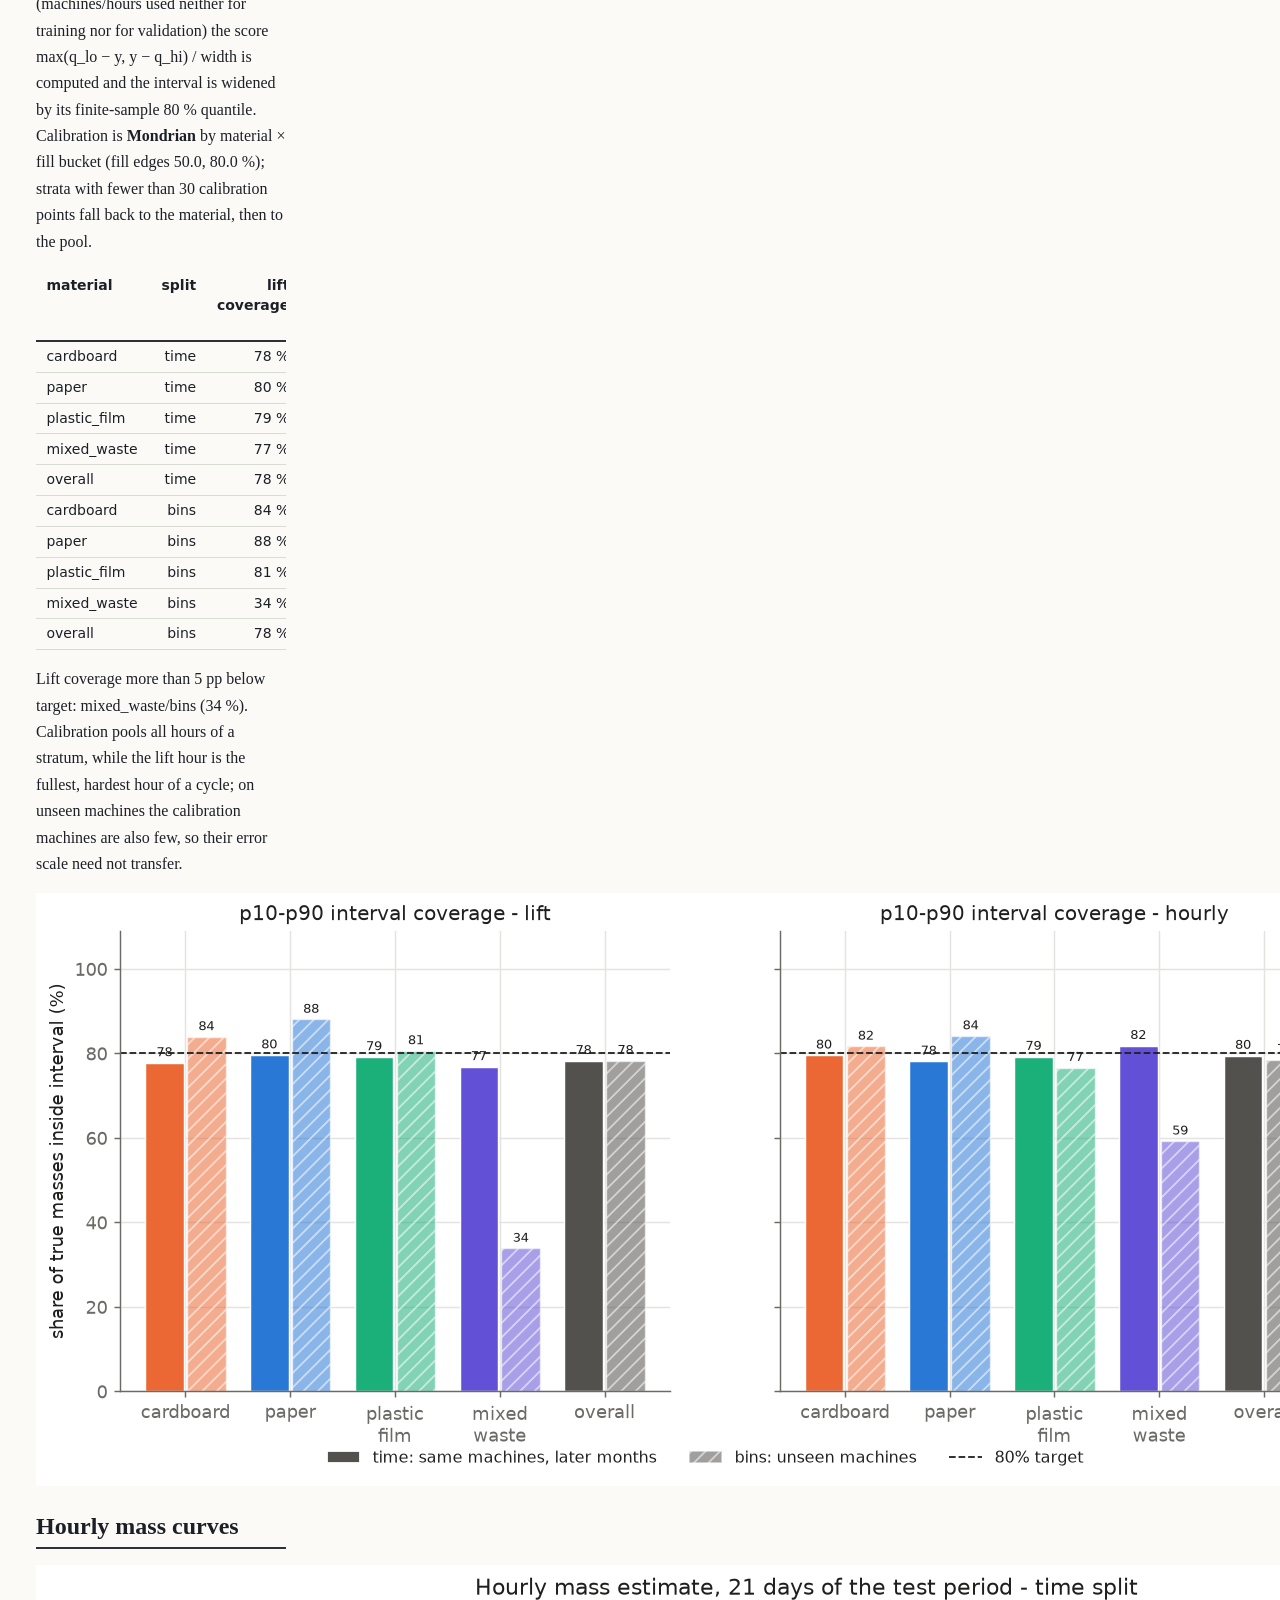
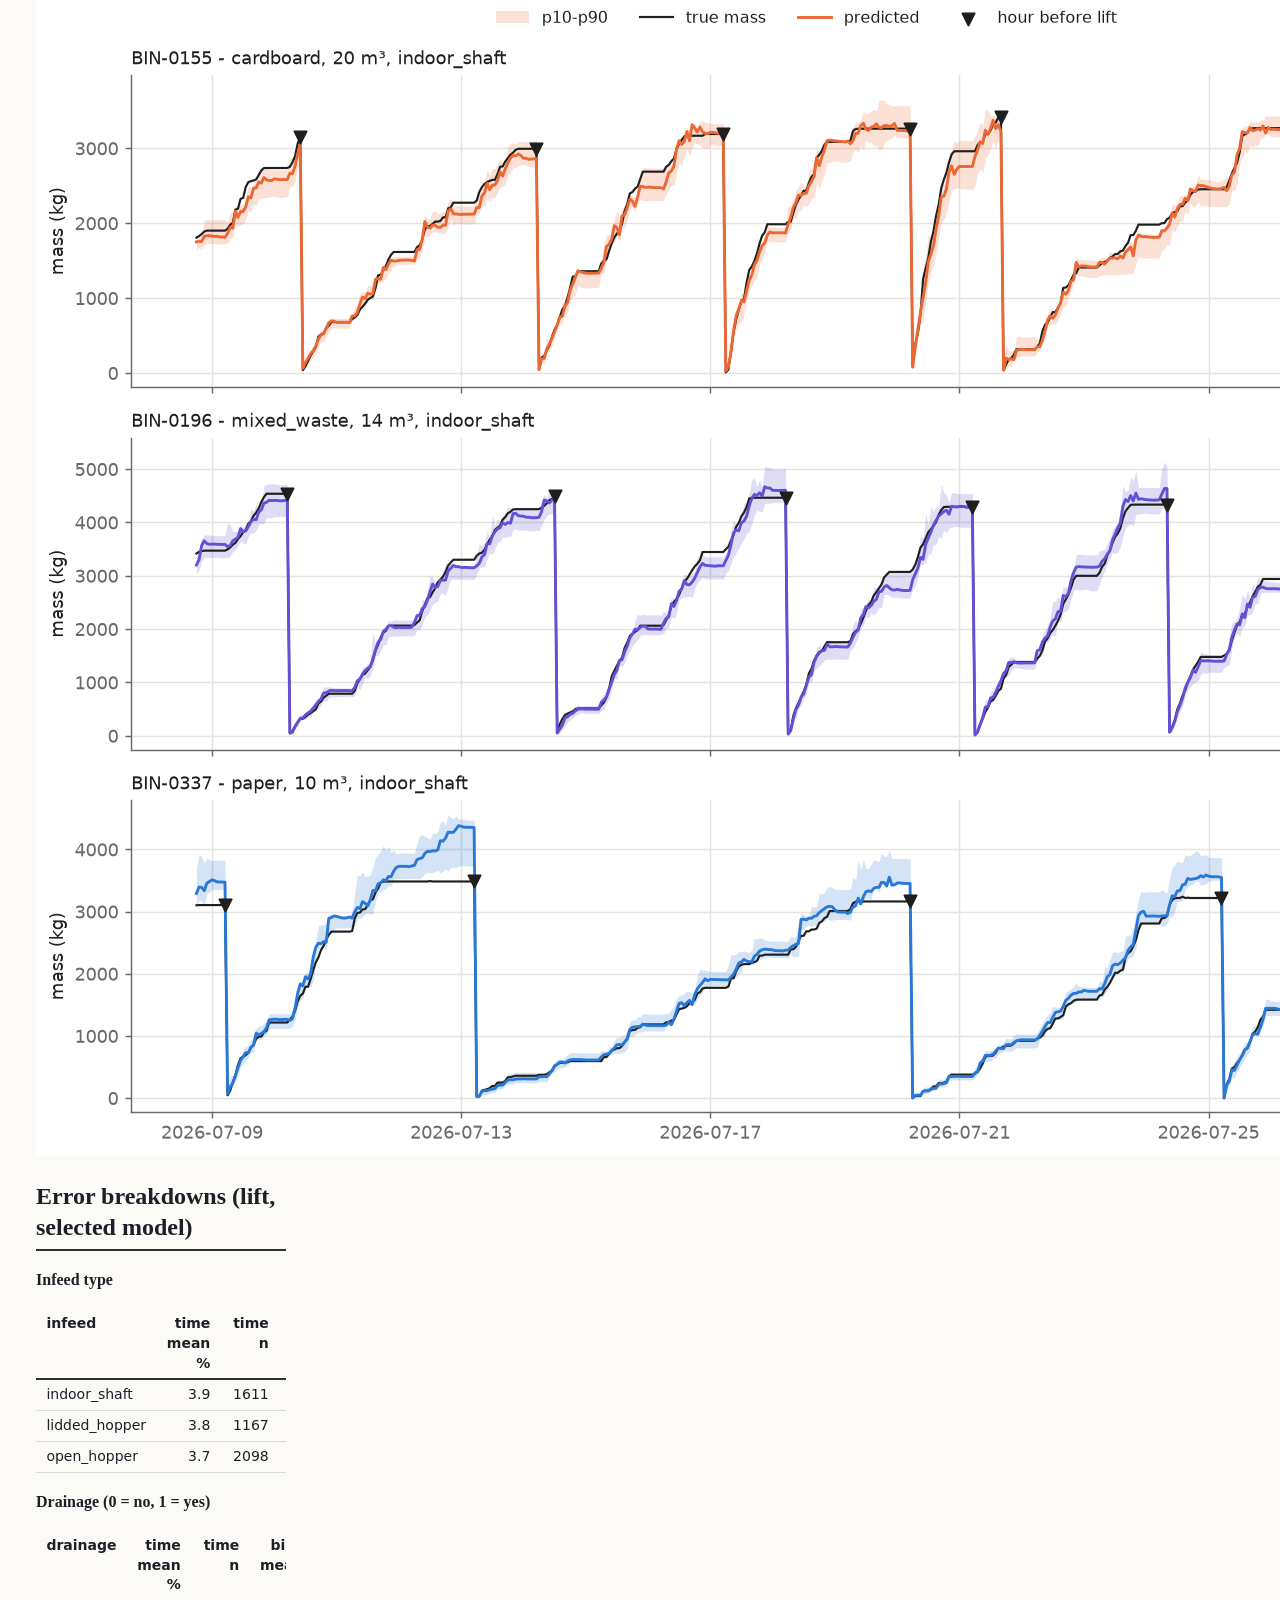
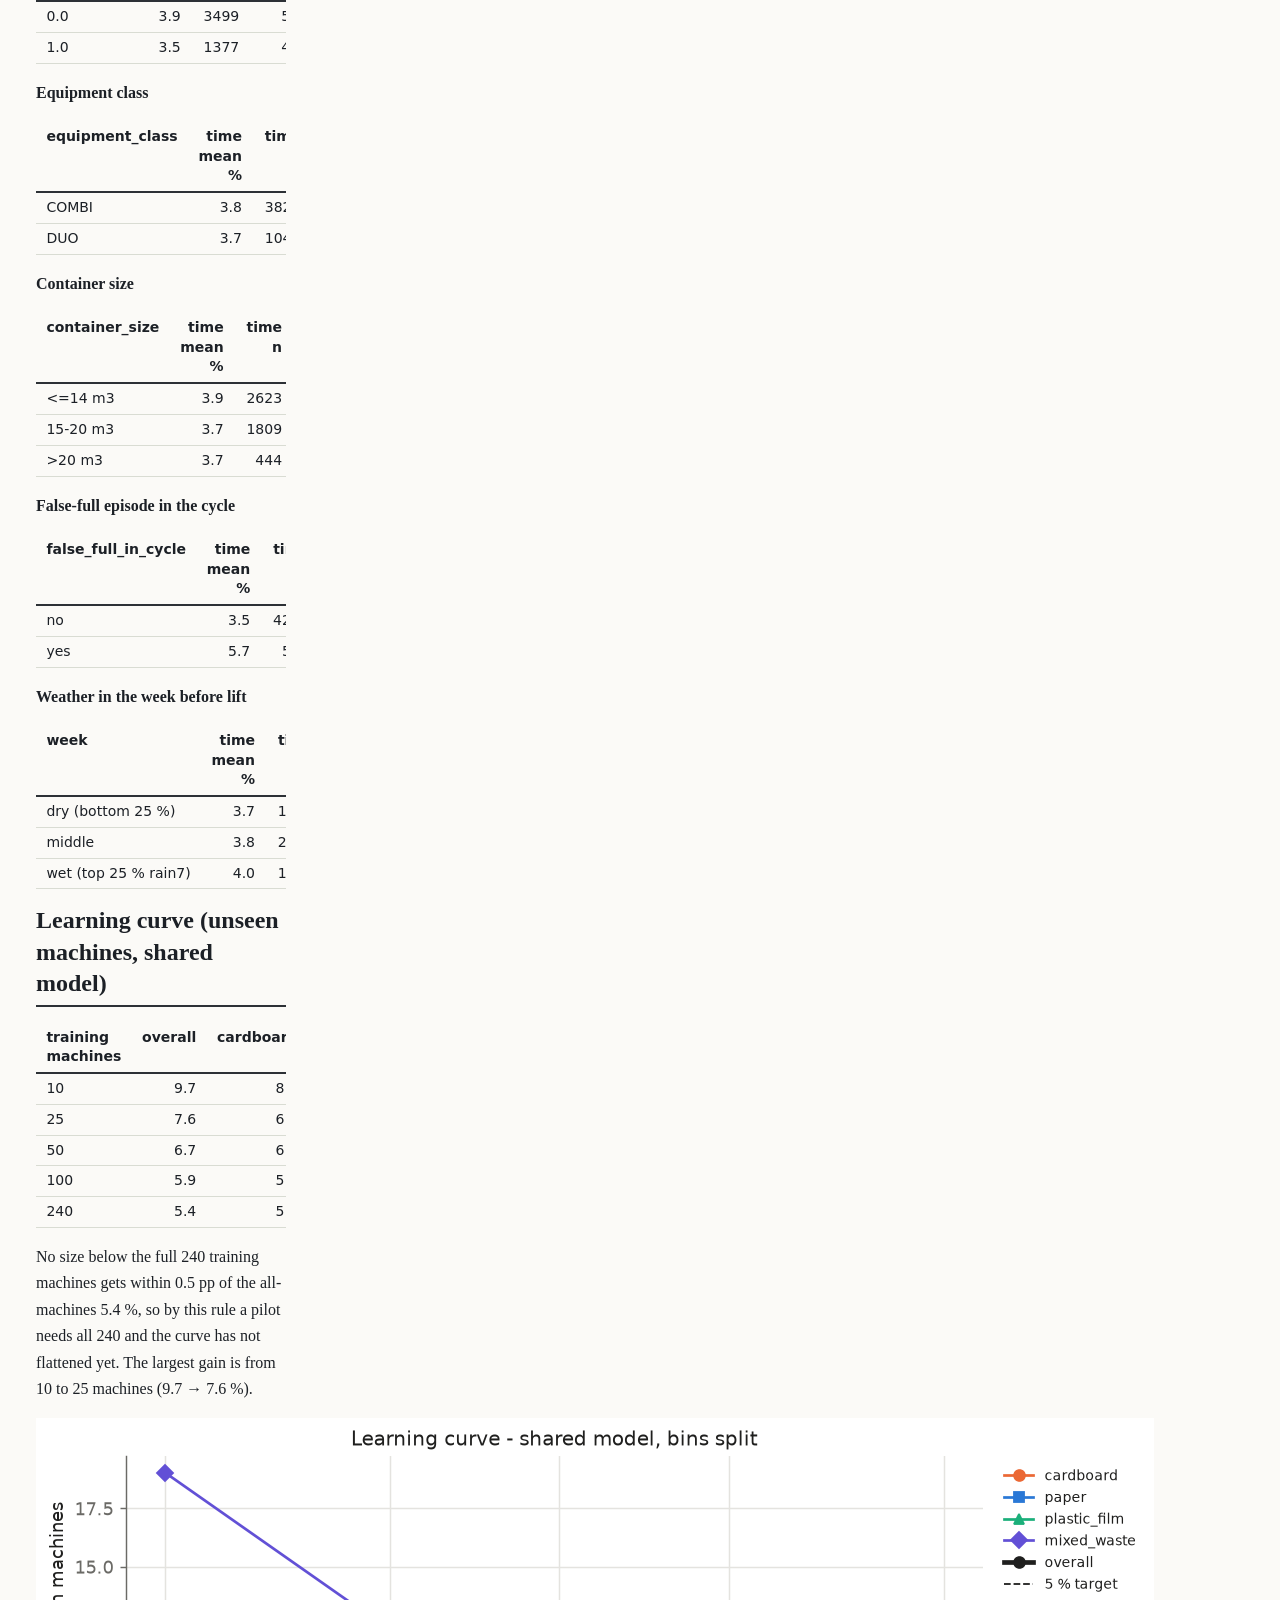
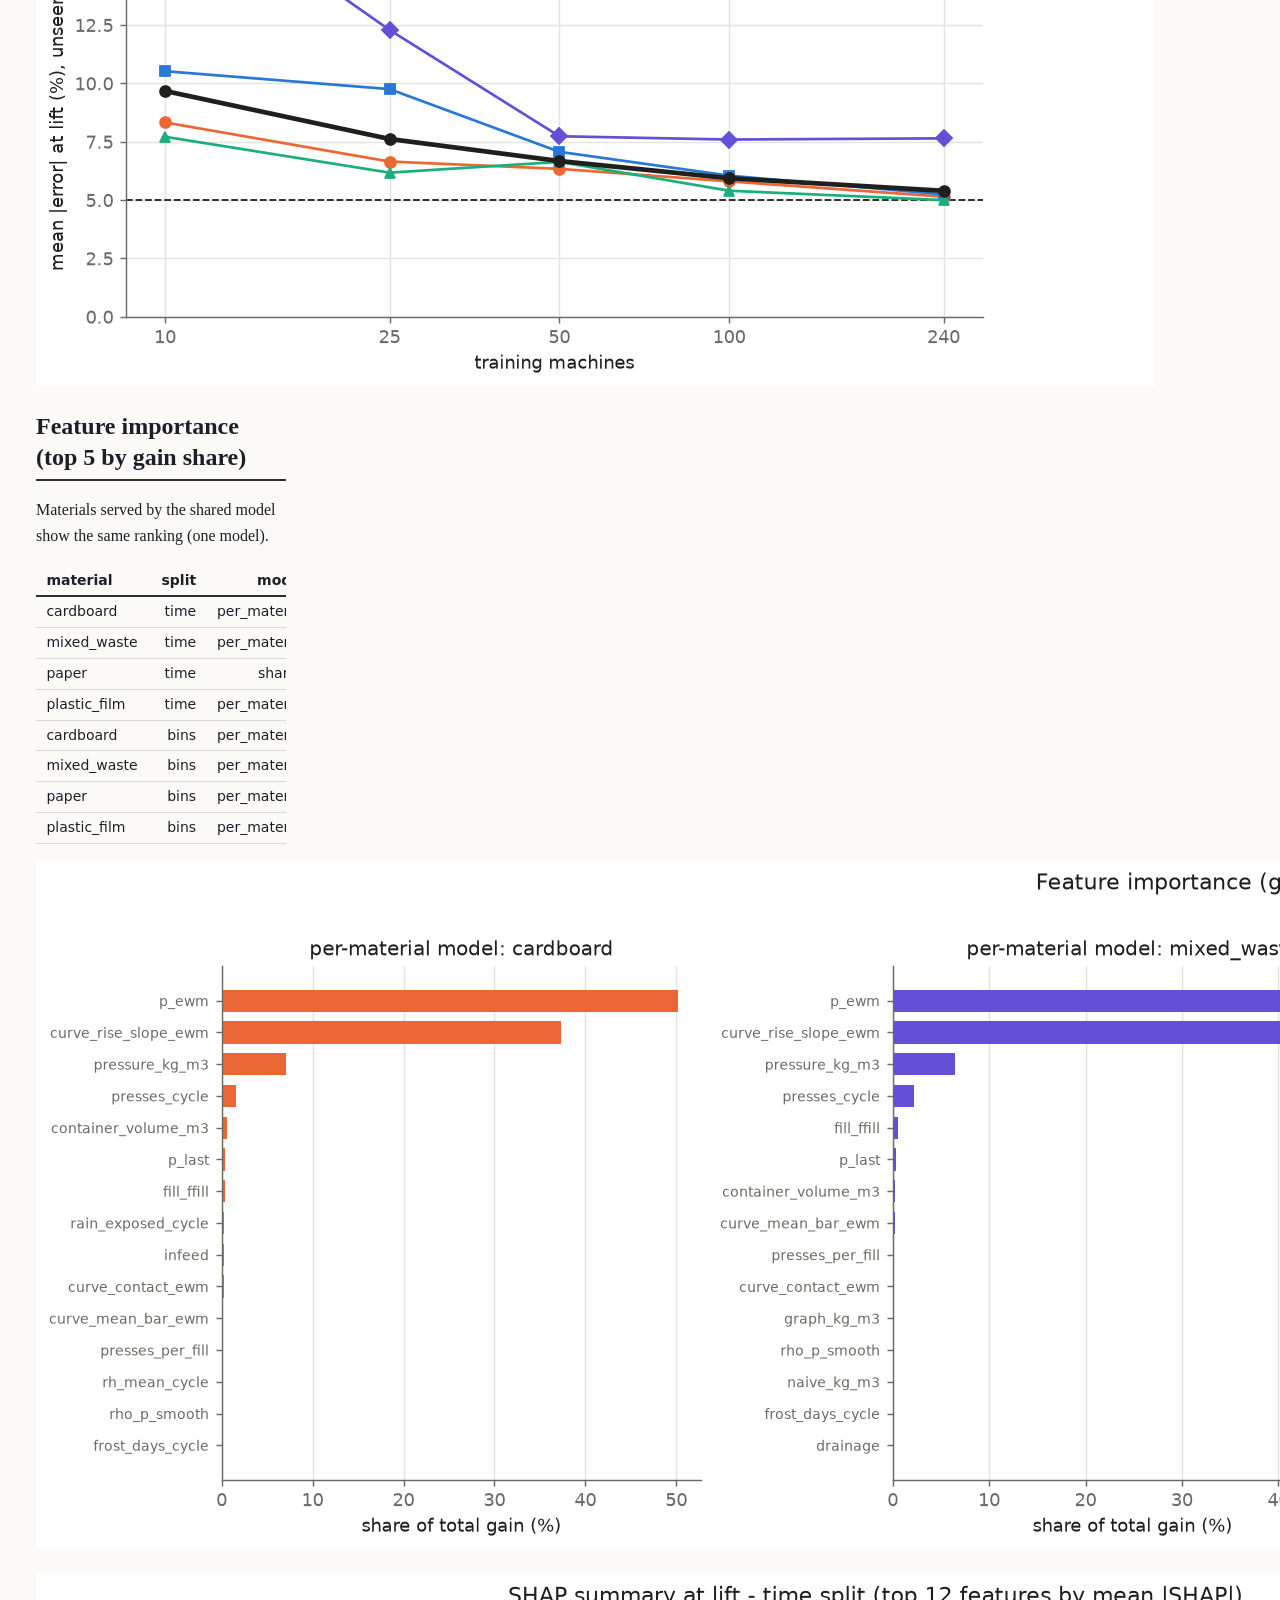
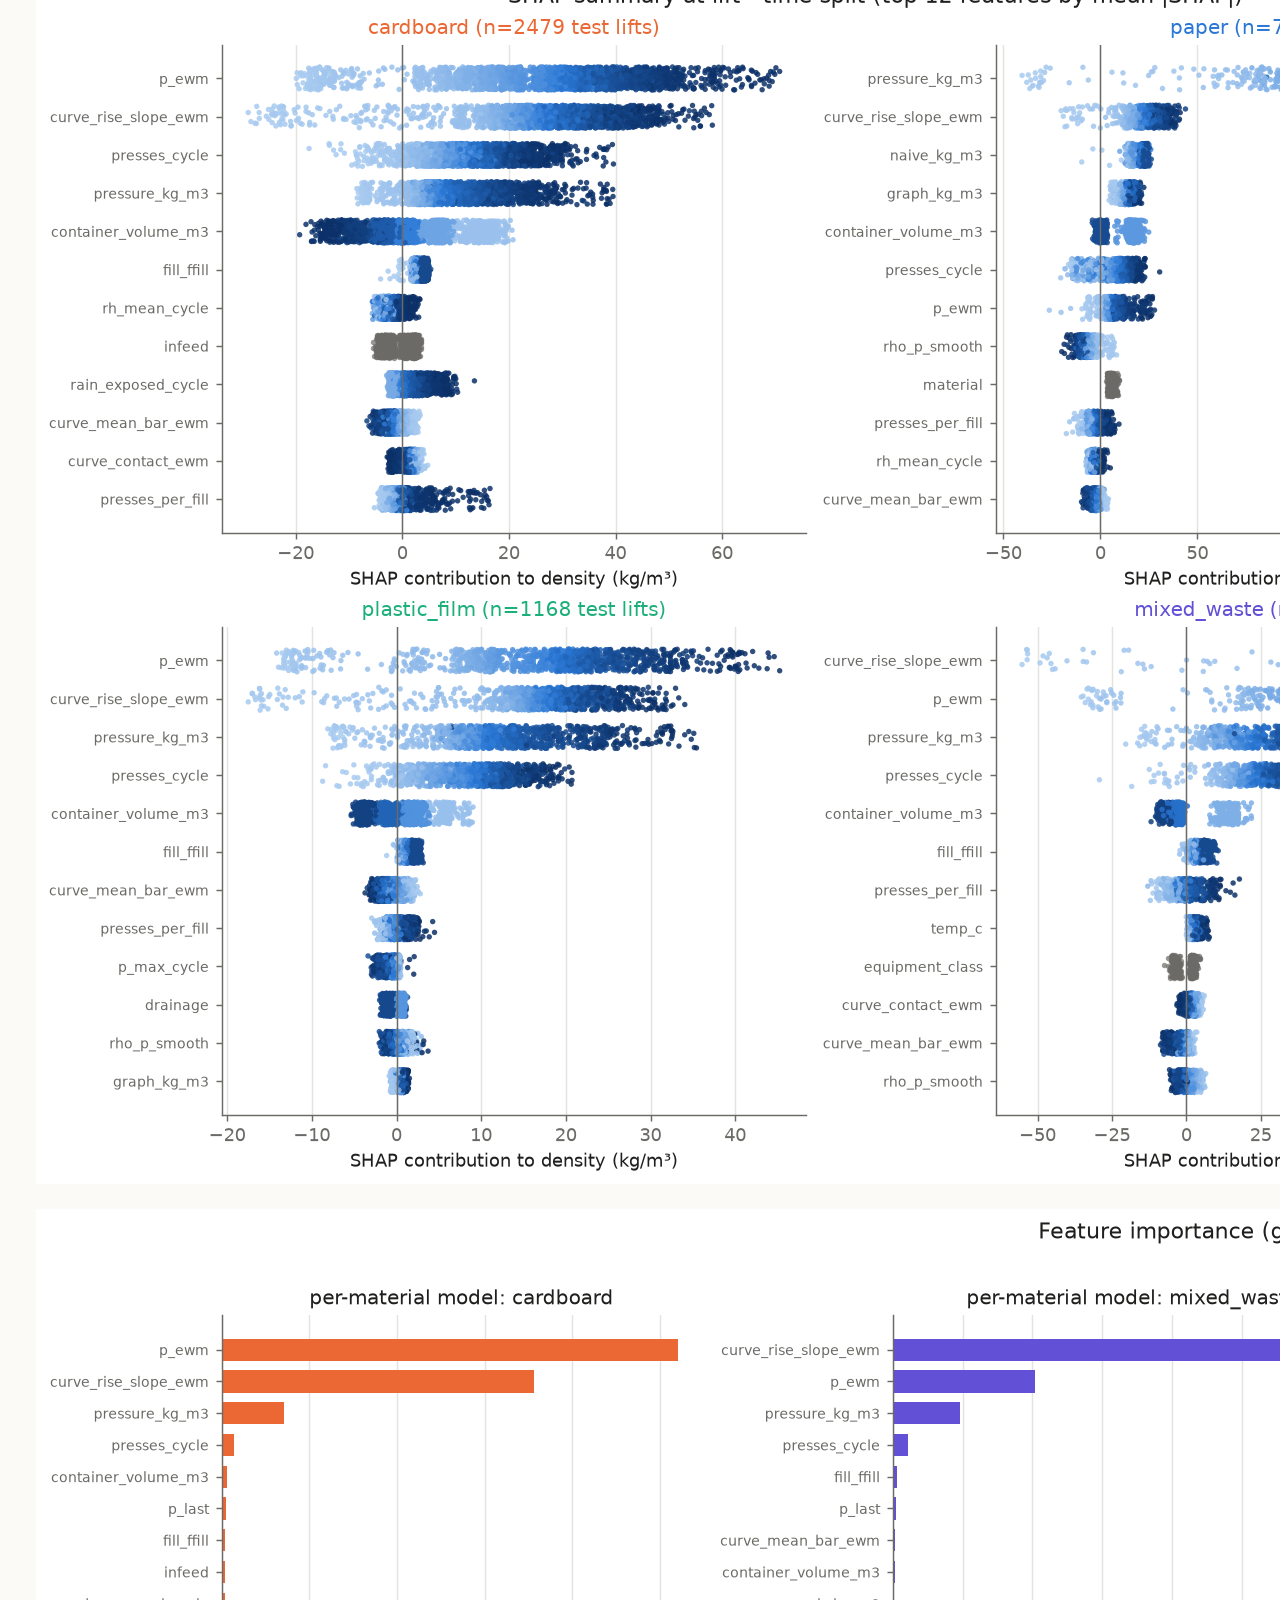
<file: soft_sensor/site/downloads/technical-report.html>
<!doctype html><html lang="en"><head><meta charset="utf-8"><meta name="viewport" content="width=device-width,initial-scale=1"><title>Technical report — hydraulic soft sensor</title><meta name="color-scheme" content="light dark"><style>
:root{--bg:#fbfaf7;--fg:#1c2026;--muted:#5b6370;--card:#ffffff;--line:#d9dcd3;--rule:#2d3136;--accent:#2f5d8a;
--good:#e3efe3;--good-fg:#1f4d2a;--code:#f0efe9;--tip-bg:#23272e;--tip-fg:#f3f4f6;--mark:#f3efdc}
@media (prefers-color-scheme:dark){:root{--bg:#15181d;--fg:#dde1e6;--muted:#9aa3ad;--card:#1c2026;--line:#333941;
--rule:#c9ced5;--accent:#8fb4dc;--good:#1d3324;--good-fg:#a9dcb5;--code:#242a32;--tip-bg:#f3f4f6;--tip-fg:#1c2026;--mark:#2d2b22}}
*{box-sizing:border-box}html{scroll-padding-top:1.2rem;scroll-behavior:smooth}
body{margin:0;background:var(--bg);color:var(--fg);font:16px/1.65 Georgia,"Iowan Old Style","Palatino Linotype",
"Source Serif Pro",serif;-webkit-text-size-adjust:100%}
.layout{display:grid;grid-template-columns:minmax(0,1fr);max-width:1240px;margin:0 auto;padding:0 16px}
@media (min-width:1000px){.layout{grid-template-columns:250px minmax(0,1fr);gap:2.5rem}
nav.toc{position:sticky;top:0;align-self:start;max-height:100vh;overflow-y:auto;padding:1.6rem 0 2rem}}
nav.toc{font:14px/1.45 system-ui,-apple-system,"Segoe UI",Roboto,sans-serif;padding:1rem 0 .4rem;border-bottom:1px solid var(--line)}
@media (min-width:1000px){nav.toc{border-bottom:0}}
nav.toc p{margin:0 0 .5rem;font-weight:700;letter-spacing:.04em;text-transform:uppercase;font-size:.75rem;color:var(--muted)}
nav.toc ol{list-style:none;margin:0;padding:0}nav.toc ol ol{padding-left:1.4rem;margin:.15rem 0 .35rem}
nav.toc li{margin:.15rem 0}nav.toc a{color:var(--fg);text-decoration:none}nav.toc a:hover{color:var(--accent);text-decoration:underline}
nav.toc .n{color:var(--muted);display:inline-block;min-width:1.6em}nav.toc ol ol .n{min-width:2.4em}
@media (max-width:999px){nav.toc ol ol{display:none}nav.toc ol{display:grid;grid-template-columns:repeat(auto-fit,minmax(220px,1fr));gap:0 1rem}}
main{min-width:0;padding-bottom:3rem}
section{padding-top:2.4rem}section.doc-head{padding-top:1.8rem}
h1{font-size:clamp(1.55rem,3.2vw,2.15rem);line-height:1.25;margin:.4rem 0 .6rem;font-weight:700;letter-spacing:-.01em}
h2{font-size:1.5rem;line-height:1.3;margin:0 0 1rem;padding-bottom:.35rem;border-bottom:2px solid var(--rule)}
h3{font-size:1.15rem;margin:2rem 0 .6rem}h4{font-size:1rem;margin:1.5rem 0 .4rem;font-family:system-ui,sans-serif}
h2 .n,h3 .n,h4 .n{color:var(--muted);font-weight:400;margin-right:.5em}
a{color:var(--accent)}p,li,dd{max-width:72ch}.muted{color:var(--muted)}
.abstract{font-size:1.02rem;border-left:3px solid var(--rule);padding:.2rem 0 .2rem 1rem;margin:1.2rem 0}
.meta{font:14px/1.5 system-ui,sans-serif;color:var(--muted);margin:.4rem 0 1rem}
.notice{border:1px solid var(--line);background:var(--code);padding:.6rem .9rem;border-radius:4px;font-family:system-ui,sans-serif;font-size:.92rem}
.note{color:var(--muted);font-style:italic;border:1px dashed var(--line);padding:.5rem .8rem;border-radius:4px}
.tcap,figcaption{font:.86rem/1.45 system-ui,-apple-system,"Segoe UI",Roboto,sans-serif;color:var(--muted)}
.tcap{margin:1.4rem 0 .35rem;max-width:none}.tcap b,figcaption b{color:var(--fg);font-weight:600}
.tbl{overflow-x:auto;margin:0 0 1rem;max-width:100%}
table{border-collapse:collapse;font:.875rem/1.4 system-ui,-apple-system,"Segoe UI",Roboto,sans-serif;width:100%}
th,td{padding:.32rem .65rem;text-align:right;border-bottom:1px solid var(--line);vertical-align:top;white-space:nowrap}
th{border-bottom:2px solid var(--rule);font-weight:600;text-align:right;background:transparent;white-space:normal;min-width:6ch}
td:first-child,th:first-child,td.l,th.l{text-align:left}td.l,th.l{white-space:normal;min-width:12ch}
td.good{background:var(--good);color:var(--good-fg);font-weight:600}
th.lift,td.lift{background:var(--mark)}tr.key td{font-weight:700}tr.fam td{background:var(--code);font-weight:600;text-align:left}
code{font-family:ui-monospace,SFMono-Regular,Menlo,Consolas,monospace;background:var(--code);padding:.05rem .3rem;border-radius:3px;font-size:.88em}
pre{background:var(--code);padding:.8rem 1rem;border-radius:4px;overflow-x:auto;font-size:.82rem;line-height:1.5;border-left:3px solid var(--line)}
pre code{padding:0;background:none;font-size:inherit}
.figs{display:grid;grid-template-columns:repeat(auto-fit,minmax(min(100%,440px),1fr));gap:1.2rem;margin:1rem 0 1.4rem}
.figs.one{grid-template-columns:minmax(0,1fr);max-width:860px}
figure{margin:0}figure img{max-width:100%;height:auto;display:block;margin:0 auto;background:#fff;border:1px solid var(--line);border-radius:3px}
figcaption{margin-top:.45rem}a.zoom img{cursor:zoom-in}
.flow{display:flex;flex-wrap:wrap;align-items:stretch;gap:.5rem;margin:1rem 0;font-family:system-ui,sans-serif}
.flow .box{flex:1 1 180px;background:var(--card);border:1px solid var(--line);border-top:3px solid var(--rule);padding:.6rem .8rem;font-size:.86rem}
.flow .box b{display:block;font-size:.95rem;margin-bottom:.25rem}.flow .box ul{margin:.2rem 0;padding-left:1.1rem}
.flow .arrow{align-self:center;font-size:1.5rem;color:var(--muted)}
@media (max-width:760px){.flow{flex-direction:column}.flow .arrow{transform:rotate(90deg);text-align:center}}
.bars{display:grid;grid-template-columns:repeat(auto-fit,minmax(min(100%,300px),1fr));gap:1rem;font-family:system-ui,sans-serif}
.bar-card{background:var(--card);border:1px solid var(--line);padding:.6rem .8rem}
.bar-card h5{margin:.1rem 0 .5rem;font-size:.92rem}.bar{display:grid;grid-template-columns:11rem 1fr 3.2rem;gap:.4rem;align-items:center;font-size:.8rem;margin:.15rem 0}
.bar code{font-size:.78rem;overflow:hidden;text-overflow:ellipsis;white-space:nowrap}.bar .track{background:var(--code);height:.7rem}
.bar .fill{background:var(--accent);height:100%}.bar span{text-align:right;color:var(--muted)}
dl.gloss{font-size:.95rem}dl.gloss dt{font-weight:700;margin-top:.7rem}dl.gloss dt code{font-weight:700}
dl.gloss dt .cat{font:.72rem/1 system-ui,sans-serif;color:var(--muted);font-weight:400;margin-left:.5em;text-transform:uppercase;letter-spacing:.04em}
dl.gloss dd{margin:.1rem 0 0 0}
ul.dl{list-style:none;padding:0;margin:0}ul.dl li{border-bottom:1px solid var(--line);padding:.6rem 0;max-width:none}
ul.dl li a{font-weight:600}ul.dl .sz{font:.8rem system-ui,sans-serif;color:var(--muted);margin-left:.5em}ul.dl .d{display:block;font-size:.92rem;max-width:80ch}
.term{border-bottom:1px dotted var(--muted);cursor:help;text-decoration:none;color:inherit}
.term:focus{outline:2px solid var(--accent);outline-offset:1px}
#tip{position:fixed;z-index:60;max-width:min(340px,calc(100vw - 16px));background:var(--tip-bg);color:var(--tip-fg);padding:.5rem .7rem;
border-radius:5px;font:.83rem/1.45 system-ui,-apple-system,"Segoe UI",Roboto,sans-serif;box-shadow:0 4px 16px rgba(0,0,0,.25);pointer-events:none}
#tip[hidden]{display:none}#tip b{display:block;margin-bottom:.15rem}
.lb{position:fixed;inset:0;z-index:100;background:rgba(0,0,0,.88);display:flex;flex-direction:column;align-items:center;justify-content:center;padding:16px;cursor:zoom-out}
.lb[hidden]{display:none}.lb img{max-width:100%;max-height:calc(100vh - 7rem);object-fit:contain;background:#fff;border-radius:4px}
.lb-x{position:fixed;top:12px;right:12px;width:3rem;height:3rem;border-radius:50%;border:0;background:#fff;color:#000;font-size:1.8rem;line-height:1;cursor:pointer}
.lb-cap{color:#eee;font:.9rem system-ui,sans-serif;margin:.6rem 0 0;text-align:center;max-width:90ch}.lb-cap a{color:#9cc8ff}
nav.toc.spy li.has-sub:not(.open)>ol{display:none}
nav.toc a[aria-current]{color:var(--accent);font-weight:700}nav.toc ol ol a[aria-current]{font-weight:600}
nav.toc a[aria-current] .n{color:var(--accent)}
details.gallery{margin:1.2rem 0 .4rem;border:1px solid var(--line);border-radius:6px;background:var(--card);
font-family:system-ui,-apple-system,"Segoe UI",Roboto,sans-serif}
details.gallery>summary{cursor:pointer;padding:.75rem 1rem;font-weight:600;font-size:1rem}
details.gallery>summary:focus-visible{outline:2px solid var(--accent);outline-offset:2px}
details.gallery[open]>summary{border-bottom:1px solid var(--line)}
.gnote{margin:.8rem 1rem .2rem;color:var(--muted);font-size:.88rem;max-width:none}
ol.glist{list-style:none;margin:0;padding:.6rem 1rem 1rem;display:grid;gap:1.1rem 1.4rem;
grid-template-columns:repeat(auto-fill,minmax(min(100%,360px),1fr))}
li.gitem{max-width:none;margin:0;border-top:1px solid var(--line);padding-top:.8rem;min-width:0}
li.gitem img{width:100%;height:auto;display:block;background:#fff;border:1px solid var(--line);border-radius:3px;cursor:zoom-in}
li.gitem img[data-src]{min-height:180px}
.gtext p{margin:.5rem 0 0;font-size:.86rem;line-height:1.5;max-width:none}.gtext p.gtitle{font-weight:600}
.gtext .gtitle a{text-decoration:none}
figcaption .fdesc{display:block;margin-top:.3rem}
.lb-res{font-style:normal;color:#bbb}
footer{border-top:1px solid var(--line);margin-top:3rem;padding-top:1rem;font:.85rem/1.5 system-ui,sans-serif;color:var(--muted)}
</style></head><body><div class="layout"><main><section><p><a href="../index.html#sec-results">← back to the documentation</a></p><h1>Hydraulic soft sensor - container mass report (<code>full400</code>)</h1>
<p>On the <code>time</code> (same machines, later months) split the selected soft sensor estimates the mass in the hour before emptying with a mean error of <strong>3.8 %</strong> (median 3.1 %, 72 % of lifts within 5 %, n = 4876), against 28.3 % for the naive fill × nominal density estimate; 4 of 4 materials meet the &lt; 5 % target. The calibrated p10–p90 interval covers 78 % of lift masses (target 80 %). On the <code>bins</code> (unseen machines) split the selected soft sensor estimates the mass in the hour before emptying with a mean error of <strong>5.2 %</strong> (median 4.4 %, 55 % of lifts within 5 %, n = 1221), against 32.1 % for the naive fill × nominal density estimate; 1 of 4 materials meet the &lt; 5 % target (missing: cardboard, paper, mixed_waste). The calibrated p10–p90 interval covers 78 % of lift masses (target 80 %).</p>
<blockquote><strong>All data is synthetic</strong> (simulator output for the Europress hackathon). The numbers demonstrate the method, not field performance.</blockquote>
<p><img src="../img/model/lift_error_by_material.png" alt="mean % error at lift by material" loading="lazy"></p>
<h2>Compute</h2>
<div class="tbl"><table><thead><tr><th>item</th><th>value</th></tr></thead><tbody><tr><td>training wall time (all splits)</td><td>911 s</td></tr><tr><td>feature build</td><td>10.0 s</td></tr><tr><td>peak memory (RSS)</td><td>4.49 GB</td></tr><tr><td>hourly rows / machines</td><td>3,504,000 / 400</td></tr><tr><td>split <code>time</code> wall time</td><td>550 s</td></tr><tr><td>split <code>bins</code> wall time</td><td>350 s</td></tr><tr><td>prediction run</td><td>3,504,000 rows in 81.0 s (features + predict 79.5 s)</td></tr><tr><td>prediction cost</td><td>22.7 µs per machine-hour</td></tr><tr><td>prediction peak memory</td><td>3.97 GB</td></tr></tbody></table></div>
<h2>Split <code>time</code> (same machines, later months)</h2>
<p>Same machines, trained on the first 75 % of time and tested on the last 25 %. Training machines: 400, test machines: 400, test from 2026-07-01 17:15:00+03:00. Rows: train 2,070,084, val 262,800, cal 262,800, test 876,000.</p>
<p>Selected setup: cardboard → <strong>per_material</strong>, paper → <strong>shared</strong>, plastic_film → <strong>per_material</strong>, mixed_waste → <strong>per_material</strong>.</p>
<p><strong>At lift (hour before emptying vs weighbridge):</strong></p>
<div class="tbl"><table><thead><tr><th>material</th><th>n</th><th>MAE kg</th><th>mean %</th><th>median %</th><th>within 5 %</th><th>within 10 %</th><th>bias kg</th><th>coverage</th><th>width kg</th></tr></thead><tbody><tr><td>cardboard</td><td>2479</td><td>121</td><td>4.0</td><td>3.3</td><td>69 %</td><td>95 %</td><td>-42</td><td>78 %</td><td>412</td></tr><tr><td>paper</td><td>702</td><td>139</td><td>4.3</td><td>3.4</td><td>68 %</td><td>92 %</td><td>-0</td><td>80 %</td><td>475</td></tr><tr><td>plastic_film</td><td>1168</td><td>58</td><td>3.3</td><td>2.6</td><td>78 %</td><td>97 %</td><td>-2</td><td>79 %</td><td>216</td></tr><tr><td>mixed_waste</td><td>527</td><td>147</td><td>3.1</td><td>2.5</td><td>83 %</td><td>97 %</td><td>-9</td><td>77 %</td><td>530</td></tr><tr><td><strong>overall</strong></td><td>4876</td><td>112</td><td>3.8</td><td>3.1</td><td>72 %</td><td>95 %</td><td>-23</td><td>78 %</td><td>387</td></tr></tbody></table></div>
<p><strong>Hourly (every test hour):</strong></p>
<div class="tbl"><table><thead><tr><th>material</th><th>MAE kg</th><th>mean %</th><th>coverage</th></tr></thead><tbody><tr><td>cardboard</td><td>74</td><td>5.6</td><td>80 %</td></tr><tr><td>paper</td><td>83</td><td>5.9</td><td>78 %</td></tr><tr><td>plastic_film</td><td>36</td><td>4.4</td><td>79 %</td></tr><tr><td>mixed_waste</td><td>84</td><td>4.3</td><td>82 %</td></tr><tr><td>overall</td><td>67</td><td>5.2</td><td>80 %</td></tr></tbody></table></div>
<p><img src="../img/model/pred_vs_true_time.png" alt="predicted vs true at lift, time" loading="lazy"></p>
<h2>Split <code>bins</code> (unseen machines)</h2>
<p>Unseen machines (25 % held out, stratified by material), tested on the last 25 % of the period. Training machines: 240, test machines: 100, test from 2026-07-01 17:15:00+03:00. Rows: train 1,556,196, val 201,569, cal 188,497, test 219,000.</p>
<p>Selected setup: cardboard → <strong>per_material</strong>, paper → <strong>per_material</strong>, plastic_film → <strong>per_material</strong>, mixed_waste → <strong>per_material</strong>.</p>
<p><strong>At lift (hour before emptying vs weighbridge):</strong></p>
<div class="tbl"><table><thead><tr><th>material</th><th>n</th><th>MAE kg</th><th>mean %</th><th>median %</th><th>within 5 %</th><th>within 10 %</th><th>bias kg</th><th>coverage</th><th>width kg</th></tr></thead><tbody><tr><td>cardboard</td><td>610</td><td>148</td><td>5.2</td><td>4.4</td><td>57 %</td><td>89 %</td><td>-59</td><td>84 %</td><td>564</td></tr><tr><td>paper</td><td>184</td><td>199</td><td>5.5</td><td>4.5</td><td>53 %</td><td>83 %</td><td>-24</td><td>88 %</td><td>935</td></tr><tr><td>plastic_film</td><td>294</td><td>76</td><td>4.6</td><td>3.8</td><td>62 %</td><td>93 %</td><td>4</td><td>81 %</td><td>276</td></tr><tr><td>mixed_waste</td><td>133</td><td>392</td><td>6.3</td><td>6.0</td><td>39 %</td><td>88 %</td><td>-159</td><td>34 %</td><td>532</td></tr><tr><td><strong>overall</strong></td><td>1221</td><td>165</td><td>5.2</td><td>4.4</td><td>55 %</td><td>89 %</td><td>-49</td><td>78 %</td><td>547</td></tr></tbody></table></div>
<p><strong>Hourly (every test hour):</strong></p>
<div class="tbl"><table><thead><tr><th>material</th><th>MAE kg</th><th>mean %</th><th>coverage</th></tr></thead><tbody><tr><td>cardboard</td><td>90</td><td>6.6</td><td>82 %</td></tr><tr><td>paper</td><td>106</td><td>6.6</td><td>84 %</td></tr><tr><td>plastic_film</td><td>48</td><td>5.9</td><td>77 %</td></tr><tr><td>mixed_waste</td><td>171</td><td>6.3</td><td>59 %</td></tr><tr><td>overall</td><td>90</td><td>6.4</td><td>79 %</td></tr></tbody></table></div>
<p><img src="../img/model/pred_vs_true_bins.png" alt="predicted vs true at lift, bins" loading="lazy"></p>
<h2>Comparison ladder (mean % error at lift)</h2>
<p>Each step adds signals: naive fill × nominal density → fill + press counts (LightGBM) → + peak hydraulic pressure → + pressure graph (pressure along the ram stroke: contact point, rise slope, mean pressure, completion) → + weather (full model, shared across materials); then the full per-material models and the setup selected per material on validation. The reported fill level itself is the machine&#x27;s approximate, pressure-derived estimate.</p>
<p><strong><code>time</code> (same machines, later months)</strong></p>
<div class="tbl"><table><thead><tr><th>step</th><th>cardboard</th><th>paper</th><th>plastic_film</th><th>mixed_waste</th><th><strong>overall</strong></th></tr></thead><tbody><tr><td>naive fill x density</td><td>26.4</td><td>25.4</td><td>33.0</td><td>30.8</td><td>28.3</td></tr><tr><td>fill + presses</td><td>5.9</td><td>6.0</td><td>5.9</td><td>5.3</td><td>5.9</td></tr><tr><td>+ pressure (peak)</td><td>4.6</td><td>4.6</td><td>3.8</td><td>3.7</td><td>4.3</td></tr><tr><td>+ pressure graph</td><td>4.2</td><td>4.4</td><td>3.6</td><td>3.5</td><td>4.0</td></tr><tr><td>+ weather (full, shared)</td><td>4.2</td><td>4.3</td><td>3.6</td><td>3.4</td><td>4.0</td></tr><tr><td>full, per material</td><td>4.0</td><td>4.0</td><td>3.3</td><td>3.1</td><td>3.8</td></tr><tr><td>selected</td><td>4.0</td><td>4.3</td><td>3.3</td><td>3.1</td><td>3.8</td></tr></tbody></table></div>
<p><strong><code>bins</code> (unseen machines)</strong></p>
<div class="tbl"><table><thead><tr><th>step</th><th>cardboard</th><th>paper</th><th>plastic_film</th><th>mixed_waste</th><th><strong>overall</strong></th></tr></thead><tbody><tr><td>naive fill x density</td><td>31.0</td><td>28.3</td><td>41.9</td><td>20.3</td><td>32.1</td></tr><tr><td>fill + presses</td><td>6.2</td><td>6.7</td><td>7.6</td><td>9.5</td><td>7.0</td></tr><tr><td>+ pressure (peak)</td><td>5.8</td><td>5.7</td><td>4.8</td><td>7.5</td><td>5.7</td></tr><tr><td>+ pressure graph</td><td>5.4</td><td>5.3</td><td>4.8</td><td>6.7</td><td>5.4</td></tr><tr><td>+ weather (full, shared)</td><td>5.1</td><td>5.1</td><td>4.7</td><td>6.9</td><td>5.2</td></tr><tr><td>full, per material</td><td>5.2</td><td>5.5</td><td>4.6</td><td>6.3</td><td>5.2</td></tr><tr><td>selected</td><td>5.2</td><td>5.5</td><td>4.6</td><td>6.3</td><td>5.2</td></tr></tbody></table></div>
<p><img src="../img/model/ladder.png" alt="comparison ladder" loading="lazy"></p>
<h2>Per-material vs shared model</h2>
<p>Setup is chosen per material on the validation lifts (mean % error); <code>–</code> means no validation lifts of that material, in which case the shared model is kept.</p>
<div class="tbl"><table><thead><tr><th>material</th><th>split</th><th>val shared</th><th>val per-material</th><th>test shared</th><th>test per-material</th><th>selected</th><th>better on test</th></tr></thead><tbody><tr><td>cardboard</td><td>time</td><td>4.1</td><td>3.9</td><td>4.2</td><td>4.0</td><td>per_material</td><td>per_material</td></tr><tr><td>paper</td><td>time</td><td>3.8</td><td>3.9</td><td>4.3</td><td>4.0</td><td>shared</td><td>per_material</td></tr><tr><td>plastic_film</td><td>time</td><td>3.7</td><td>3.2</td><td>3.6</td><td>3.3</td><td>per_material</td><td>per_material</td></tr><tr><td>mixed_waste</td><td>time</td><td>3.6</td><td>3.0</td><td>3.4</td><td>3.1</td><td>per_material</td><td>per_material</td></tr><tr><td>cardboard</td><td>bins</td><td>4.6</td><td>4.3</td><td>5.1</td><td>5.2</td><td>per_material</td><td>shared</td></tr><tr><td>paper</td><td>bins</td><td>5.7</td><td>5.7</td><td>5.1</td><td>5.5</td><td>per_material</td><td>shared</td></tr><tr><td>plastic_film</td><td>bins</td><td>4.9</td><td>4.7</td><td>4.7</td><td>4.6</td><td>per_material</td><td>per_material</td></tr><tr><td>mixed_waste</td><td>bins</td><td>6.6</td><td>6.1</td><td>6.9</td><td>6.3</td><td>per_material</td><td>per_material</td></tr></tbody></table></div>
<h2>Interval coverage (target 80 %)</h2>
<p>Intervals come from LightGBM quantile models (p10/p90) calibrated by <strong>normalised conformalised quantile regression (CQR)</strong>: on a separate calibration slice (machines/hours used neither for training nor for validation) the score max(q_lo − y, y − q_hi) / width is computed and the interval is widened by its finite-sample 80 % quantile. Calibration is <strong>Mondrian</strong> by material × fill bucket (fill edges 50.0, 80.0 %); strata with fewer than 30 calibration points fall back to the material, then to the pool.</p>
<div class="tbl"><table><thead><tr><th>material</th><th>split</th><th>lift coverage</th><th>lift width kg</th><th>hourly coverage</th><th>hourly width kg</th></tr></thead><tbody><tr><td>cardboard</td><td>time</td><td>78 %</td><td>412</td><td>80 %</td><td>261</td></tr><tr><td>paper</td><td>time</td><td>80 %</td><td>475</td><td>78 %</td><td>279</td></tr><tr><td>plastic_film</td><td>time</td><td>79 %</td><td>216</td><td>79 %</td><td>131</td></tr><tr><td>mixed_waste</td><td>time</td><td>77 %</td><td>530</td><td>82 %</td><td>344</td></tr><tr><td>overall</td><td>time</td><td>78 %</td><td>387</td><td>80 %</td><td>239</td></tr><tr><td>cardboard</td><td>bins</td><td>84 %</td><td>564</td><td>82 %</td><td>315</td></tr><tr><td>paper</td><td>bins</td><td>88 %</td><td>935</td><td>84 %</td><td>437</td></tr><tr><td>plastic_film</td><td>bins</td><td>81 %</td><td>276</td><td>77 %</td><td>151</td></tr><tr><td>mixed_waste</td><td>bins</td><td>34 %</td><td>532</td><td>59 %</td><td>391</td></tr><tr><td>overall</td><td>bins</td><td>78 %</td><td>547</td><td>79 %</td><td>300</td></tr></tbody></table></div>
<p>Lift coverage more than 5 pp below target: mixed_waste/bins (34 %). Calibration pools all hours of a stratum, while the lift hour is the fullest, hardest hour of a cycle; on unseen machines the calibration machines are also few, so their error scale need not transfer.</p>
<p><img src="../img/model/coverage_by_material.png" alt="interval coverage" loading="lazy"></p>
<h2>Hourly mass curves</h2>
<p><img src="../img/model/mass_curves_time.png" alt="hourly mass curves" loading="lazy"></p>
<h2>Error breakdowns (lift, selected model)</h2>
<p><strong>Infeed type</strong></p>
<div class="tbl"><table><thead><tr><th>infeed</th><th>time mean %</th><th>time n</th><th>bins mean %</th><th>bins n</th></tr></thead><tbody><tr><td>indoor_shaft</td><td>3.9</td><td>1611</td><td>5.2</td><td>286</td></tr><tr><td>lidded_hopper</td><td>3.8</td><td>1167</td><td>4.9</td><td>426</td></tr><tr><td>open_hopper</td><td>3.7</td><td>2098</td><td>5.5</td><td>509</td></tr></tbody></table></div>
<p><strong>Drainage (0 = no, 1 = yes)</strong></p>
<div class="tbl"><table><thead><tr><th>drainage</th><th>time mean %</th><th>time n</th><th>bins mean %</th><th>bins n</th></tr></thead><tbody><tr><td>0.0</td><td>3.9</td><td>3499</td><td>5.4</td><td>834</td></tr><tr><td>1.0</td><td>3.5</td><td>1377</td><td>4.8</td><td>387</td></tr></tbody></table></div>
<p><strong>Equipment class</strong></p>
<div class="tbl"><table><thead><tr><th>equipment_class</th><th>time mean %</th><th>time n</th><th>bins mean %</th><th>bins n</th></tr></thead><tbody><tr><td>COMBI</td><td>3.8</td><td>3827</td><td>5.1</td><td>986</td></tr><tr><td>DUO</td><td>3.7</td><td>1049</td><td>5.9</td><td>235</td></tr></tbody></table></div>
<p><strong>Container size</strong></p>
<div class="tbl"><table><thead><tr><th>container_size</th><th>time mean %</th><th>time n</th><th>bins mean %</th><th>bins n</th></tr></thead><tbody><tr><td>&lt;=14 m3</td><td>3.9</td><td>2623</td><td>5.0</td><td>619</td></tr><tr><td>15-20 m3</td><td>3.7</td><td>1809</td><td>5.4</td><td>539</td></tr><tr><td>&gt;20 m3</td><td>3.7</td><td>444</td><td>5.8</td><td>63</td></tr></tbody></table></div>
<p><strong>False-full episode in the cycle</strong></p>
<div class="tbl"><table><thead><tr><th>false_full_in_cycle</th><th>time mean %</th><th>time n</th><th>bins mean %</th><th>bins n</th></tr></thead><tbody><tr><td>no</td><td>3.5</td><td>4294</td><td>5.0</td><td>1073</td></tr><tr><td>yes</td><td>5.7</td><td>582</td><td>6.7</td><td>148</td></tr></tbody></table></div>
<p><strong>Weather in the week before lift</strong></p>
<div class="tbl"><table><thead><tr><th>week</th><th>time mean %</th><th>time n</th><th>bins mean %</th><th>bins n</th></tr></thead><tbody><tr><td>dry (bottom 25 %)</td><td>3.7</td><td>1247</td><td>5.4</td><td>309</td></tr><tr><td>middle</td><td>3.8</td><td>2409</td><td>5.0</td><td>604</td></tr><tr><td>wet (top 25 % rain7)</td><td>4.0</td><td>1220</td><td>5.5</td><td>308</td></tr></tbody></table></div>
<h2>Learning curve (unseen machines, shared model)</h2>
<div class="tbl"><table><thead><tr><th>training machines</th><th><strong>overall</strong></th><th>cardboard</th><th>paper</th><th>plastic_film</th><th>mixed_waste</th></tr></thead><tbody><tr><td>10</td><td>9.7</td><td>8.3</td><td>10.5</td><td>7.7</td><td>19.0</td></tr><tr><td>25</td><td>7.6</td><td>6.6</td><td>9.8</td><td>6.2</td><td>12.3</td></tr><tr><td>50</td><td>6.7</td><td>6.3</td><td>7.1</td><td>6.6</td><td>7.7</td></tr><tr><td>100</td><td>5.9</td><td>5.8</td><td>6.0</td><td>5.4</td><td>7.6</td></tr><tr><td>240</td><td>5.4</td><td>5.1</td><td>5.2</td><td>5.0</td><td>7.6</td></tr></tbody></table></div>
<p>No size below the full 240 training machines gets within 0.5 pp of the all-machines 5.4 %, so by this rule a pilot needs all 240 and the curve has not flattened yet. The largest gain is from 10 to 25 machines (9.7 → 7.6 %).</p>
<p><img src="../img/model/learning_curve.png" alt="learning curve" loading="lazy"></p>
<h2>Feature importance (top 5 by gain share)</h2>
<p>Materials served by the shared model show the same ranking (one model).</p>
<div class="tbl"><table><thead><tr><th>material</th><th>split</th><th>model</th><th>top features</th></tr></thead><tbody><tr><td>cardboard</td><td>time</td><td>per_material</td><td>p_ewm (50 %), curve_rise_slope_ewm (37 %), pressure_kg_m3 (7 %), presses_cycle (2 %), container_volume_m3 (1 %)</td></tr><tr><td>mixed_waste</td><td>time</td><td>per_material</td><td>p_ewm (47 %), curve_rise_slope_ewm (42 %), pressure_kg_m3 (6 %), presses_cycle (2 %), fill_ffill (1 %)</td></tr><tr><td>paper</td><td>time</td><td>shared</td><td>pressure_kg_m3 (84 %), naive_kg_m3 (5 %), curve_rise_slope_ewm (4 %), graph_kg_m3 (2 %), p_ewm (2 %)</td></tr><tr><td>plastic_film</td><td>time</td><td>per_material</td><td>p_ewm (47 %), curve_rise_slope_ewm (37 %), pressure_kg_m3 (11 %), presses_cycle (2 %), p_last (1 %)</td></tr><tr><td>cardboard</td><td>bins</td><td>per_material</td><td>p_ewm (52 %), curve_rise_slope_ewm (36 %), pressure_kg_m3 (7 %), presses_cycle (1 %), container_volume_m3 (1 %)</td></tr><tr><td>mixed_waste</td><td>bins</td><td>per_material</td><td>curve_rise_slope_ewm (65 %), p_ewm (20 %), pressure_kg_m3 (10 %), presses_cycle (2 %), fill_ffill (1 %)</td></tr><tr><td>paper</td><td>bins</td><td>per_material</td><td>p_ewm (44 %), curve_rise_slope_ewm (23 %), pressure_kg_m3 (23 %), presses_cycle (5 %), naive_kg_m3 (2 %)</td></tr><tr><td>plastic_film</td><td>bins</td><td>per_material</td><td>p_ewm (45 %), curve_rise_slope_ewm (38 %), pressure_kg_m3 (13 %), presses_cycle (2 %), fill_ffill (1 %)</td></tr></tbody></table></div>
<p><img src="../img/model/feature_importance_time.png" alt="feature importance time" loading="lazy"></p>
<p><img src="../img/model/shap_time.png" alt="SHAP summary time" loading="lazy"></p>
<p><img src="../img/model/feature_importance_bins.png" alt="feature importance bins" loading="lazy"></p>
<p><img src="../img/model/shap_bins.png" alt="SHAP summary bins" loading="lazy"></p>
<h2>Target check (mean % error at lift &lt; 5 %)</h2>
<div class="tbl"><table><thead><tr><th>material</th><th>split</th><th>mean % at lift</th><th>n lifts</th><th>&lt; 5 %</th></tr></thead><tbody><tr><td>cardboard</td><td>time</td><td>4.0</td><td>2479</td><td>yes</td></tr><tr><td>paper</td><td>time</td><td>4.3</td><td>702</td><td>yes</td></tr><tr><td>plastic_film</td><td>time</td><td>3.3</td><td>1168</td><td>yes</td></tr><tr><td>mixed_waste</td><td>time</td><td>3.1</td><td>527</td><td>yes</td></tr><tr><td>cardboard</td><td>bins</td><td>5.2</td><td>610</td><td><strong>no</strong></td></tr><tr><td>paper</td><td>bins</td><td>5.5</td><td>184</td><td><strong>no</strong></td></tr><tr><td>plastic_film</td><td>bins</td><td>4.6</td><td>294</td><td>yes</td></tr><tr><td>mixed_waste</td><td>bins</td><td>6.3</td><td>133</td><td><strong>no</strong></td></tr></tbody></table></div>
<p><strong>Not met, and the likely reasons from the data:</strong></p>
<ul><li><strong>cardboard, <code>bins</code> split (5.2 %)</strong>: the error is broad-based (median 4.4 %), not driven by a few outliers; 69 of 610 lifts had a false-full episode in the cycle (6.9 % vs 5.0 % without); the fleet has 200 cardboard machine(s) of 400, at most 150 of them in training.</li><li><strong>paper, <code>bins</code> split (5.5 %)</strong>: the error is broad-based (median 4.5 %), not driven by a few outliers; 19 of 184 lifts had a false-full episode in the cycle (7.2 % vs 5.3 % without); the fleet has 60 paper machine(s) of 400, at most 45 of them in training.</li><li><strong>mixed_waste, <code>bins</code> split (6.3 %)</strong>: the error is broad-based (median 6.0 %), not driven by a few outliers; 18 of 133 lifts had a false-full episode in the cycle (7.1 % vs 6.2 % without); the fleet has 40 mixed_waste machine(s) of 400, at most 30 of them in training.</li></ul></section></main></div><div id="lb" class="lb" hidden role="dialog" aria-modal="true" aria-label="Enlarged image">
<button class="lb-x" type="button" aria-label="Close image">&times;</button><img alt="">
<p class="lb-cap"><span></span> · <a target="_blank" rel="noopener">open full size</a> <em class="lb-res"></em> · click anywhere
or press Esc to close</p></div>
<script>(function(){var lb=document.getElementById("lb");if(!lb)return;var im=lb.querySelector("img"),
cap=lb.querySelector(".lb-cap span"),full=lb.querySelector(".lb-cap a"),res=lb.querySelector(".lb-res"),last=null,cur=null;
function close(){lb.hidden=true;cur=null;im.removeAttribute("src");document.body.style.overflow="";if(last)last.focus();}
function show(a){var hi=a.getAttribute("href"),lo=a.getAttribute("data-lo")||hi;cur=last=a;im.src=lo;
im.alt=a.dataset.cap||"";cap.textContent=a.dataset.cap||"";full.href=hi;res.textContent="";lb.hidden=false;
document.body.style.overflow="hidden";lb.querySelector(".lb-x").focus();if(hi===lo)return;
res.textContent="(loading high resolution…)";var pre=new Image();
pre.onload=function(){if(cur===a){im.src=hi;res.textContent="(high resolution)";}};
pre.onerror=function(){if(cur===a){full.href=lo;res.textContent="";}};pre.src=hi;}
document.addEventListener("click",function(e){var a=e.target.closest&&e.target.closest("a.zoom");
if(a&&!e.ctrlKey&&!e.metaKey&&!e.shiftKey){e.preventDefault();show(a);return;}
if(!lb.hidden&&!(e.target.closest&&e.target.closest(".lb-cap a")))close();});
document.addEventListener("keydown",function(e){if(!lb.hidden&&e.key==="Escape")close();});})();</script></body></html>
</file>
